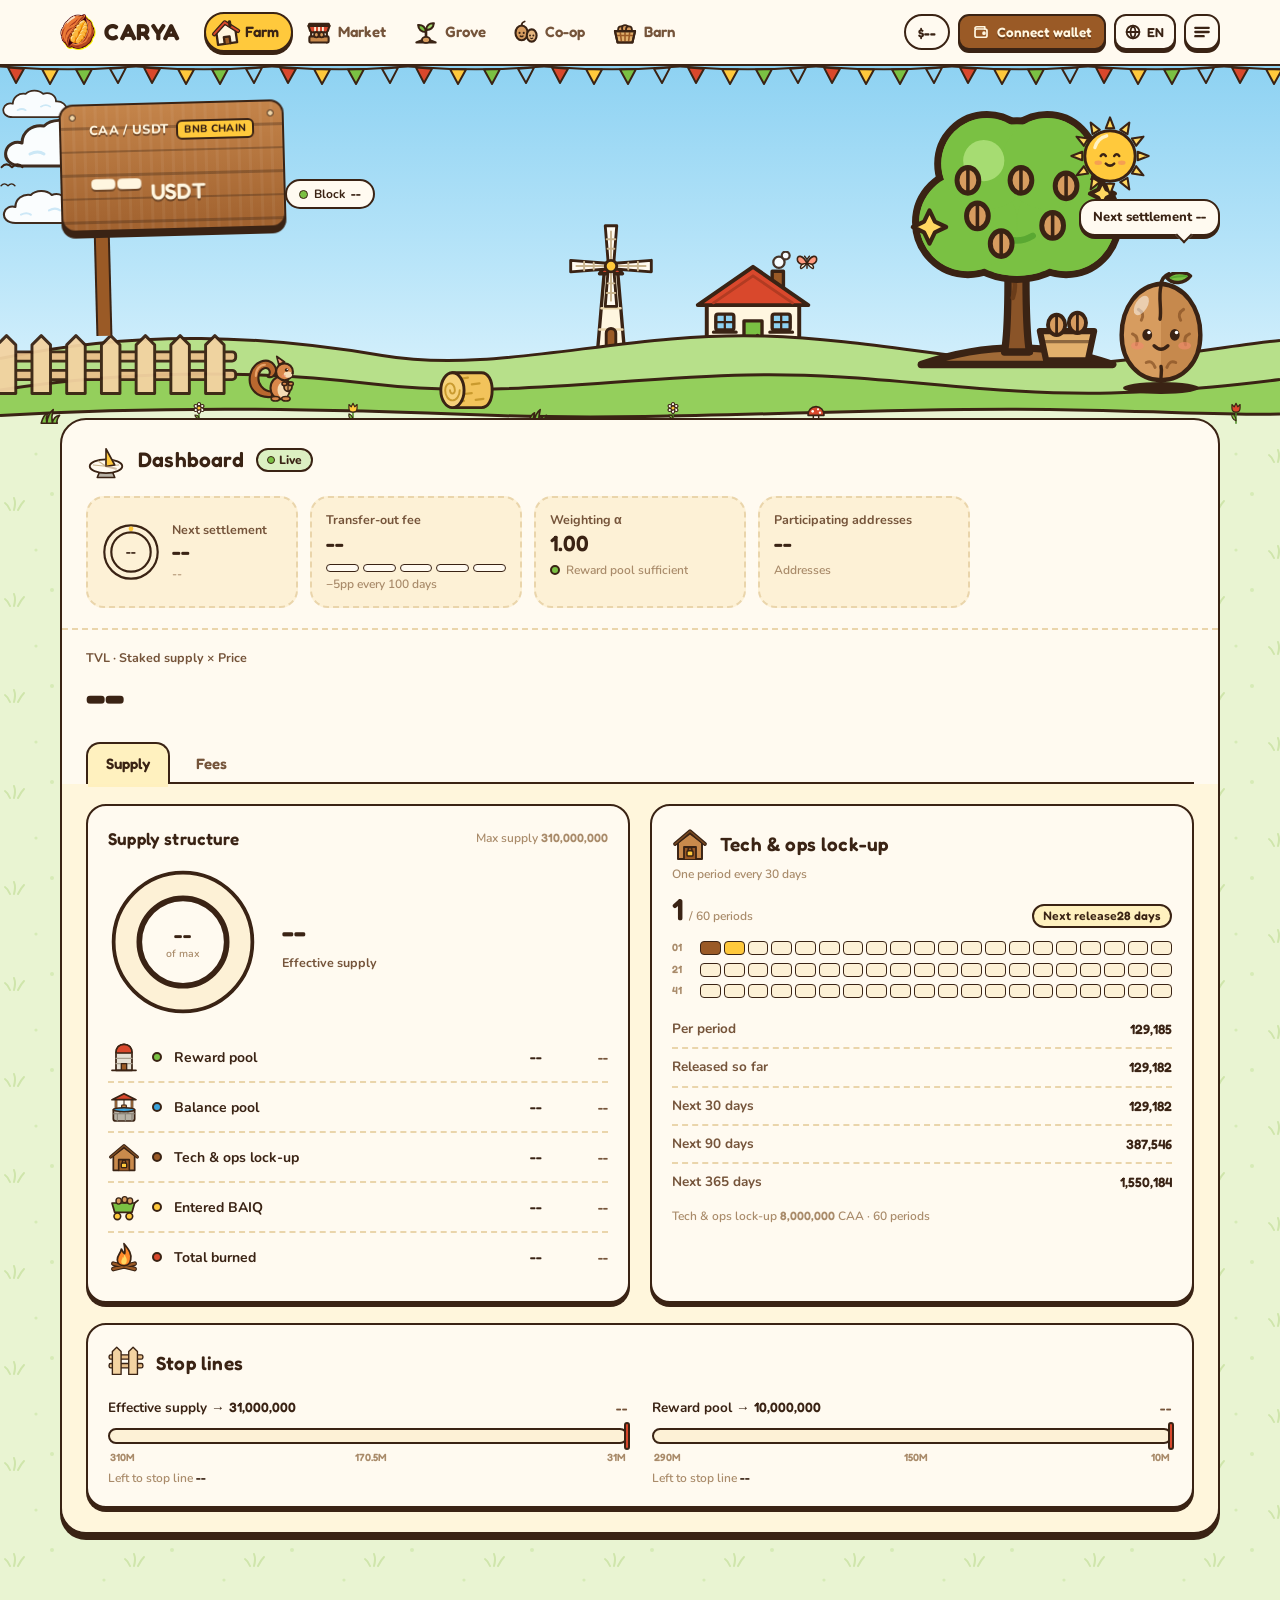
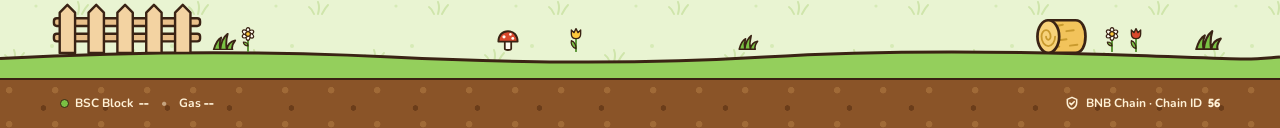
<file: index.html>
<!DOCTYPE html>
<html lang="en">
<head>
  <script type="module" crossorigin src="/assets/polyfills-MY-2Jzit.js"></script>

<meta charset="utf-8" />
<meta content="width=device-width, initial-scale=1.0, viewport-fit=cover" name="viewport" />
<meta name="theme-color" content="#8ed2f2" />
<meta name="description" content="CARYA Network is an open value network initiated by CARYA Labs and planned for deployment on BNB Smart Chain." />
<title>CARYA · Walnut Farm</title>
    <link rel="icon" type="image/svg+xml" href="/favicon.ico" />
<link rel="apple-touch-icon" href="/logo.png" />

<link rel="preconnect" href="https://fonts.googleapis.com" />
<link rel="preconnect" href="https://fonts.gstatic.com" crossorigin />
<link href="https://fonts.googleapis.com/css2?family=Fredoka:wght@400;500;600;700&family=Nunito:wght@500;600;700;800;900&family=ZCOOL+KuaiLe&display=swap" rel="stylesheet" />
<script>
(function () {
  try {
    var l = localStorage.getItem('caa-lang');
    var html = { zh: 'zh-CN', zhTw: 'zh-TW', en: 'en', vi: 'vi', ja: 'ja', ko: 'ko' }[l];
    if (html) document.documentElement.setAttribute('lang', html);
    // 日韩字体按需加载，与 src/farm/lib/i18n.ts 的 FONT_HREF 保持一致
    var f = { ja: 'family=Mochiy+Pop+One&family=M+PLUS+Rounded+1c:wght@500;700;800', ko: 'family=Jua' }[l];
    if (f) document.write('<link id="font-' + l + '" rel="stylesheet" href="https://fonts.googleapis.com/css2?' + f + '&display=swap" />');
  } catch (e) {}
})();
</script>
  <script type="module" crossorigin src="/assets/index-1CaenbJ_.js"></script>
  <link rel="stylesheet" crossorigin href="/assets/index-BgAs32AZ.css">
  <script type="module">import.meta.url;import("_").catch(()=>1);(async function*(){})().next();if(location.protocol!="file:"){window.__vite_is_modern_browser=true}</script>
  <script type="module">!function(){if(window.__vite_is_modern_browser)return;console.warn("vite: loading legacy chunks, syntax error above and the same error below should be ignored");var e=document.getElementById("vite-legacy-polyfill"),n=document.createElement("script");n.src=e.src,n.onload=function(){System.import(document.getElementById('vite-legacy-entry').getAttribute('data-src'))},document.body.appendChild(n)}();</script>
</head>
<body>
<div id="root"></div>
<script>
// This check must itself be ES5 so unsupported engines can show a useful message.
(function () {
  if (typeof BigInt === 'function') return;
  var root = document.getElementById('root');
  var zh = /^zh/i.test(document.documentElement.lang || navigator.language || '');
  root.style.cssText = 'max-width:480px;margin:64px auto;padding:24px;font:16px/1.7 sans-serif;color:#3a2314;background:#fffaf0;border:2px solid #3a2314;border-radius:16px';
  root.setAttribute('role', 'alert');
  root.textContent = zh
    ? '当前浏览器内核版本过低，无法运行钱包功能。请更新钱包应用或使用新版浏览器打开。'
    : 'This browser is too old to run the wallet features. Please update your wallet app or open this page in a newer browser.';
})();
</script>
<!-- <script src="https://cdn.jsdelivr.net/npm/eruda@3.4.1/eruda.min.js"></script>
    <script>
      eruda.init();
    </script> -->
  <script nomodule>!function(){var e=document,t=e.createElement("script");if(!("noModule"in t)&&"onbeforeload"in t){var n=!1;e.addEventListener("beforeload",(function(e){if(e.target===t)n=!0;else if(!e.target.hasAttribute("nomodule")||!n)return;e.preventDefault()}),!0),t.type="module",t.src=".",e.head.appendChild(t),t.remove()}}();</script>
  <script nomodule crossorigin id="vite-legacy-polyfill" src="/assets/polyfills-legacy-hdxrDzjp.js"></script>
  <script nomodule crossorigin id="vite-legacy-entry" data-src="/assets/index-legacy-DgmDVku4.js">System.import(document.getElementById('vite-legacy-entry').getAttribute('data-src'))</script>
</body>
</html>
</file>
<file: assets/index-BgAs32AZ.css>
*,:before,:after{--tw-border-spacing-x: 0;--tw-border-spacing-y: 0;--tw-translate-x: 0;--tw-translate-y: 0;--tw-rotate: 0;--tw-skew-x: 0;--tw-skew-y: 0;--tw-scale-x: 1;--tw-scale-y: 1;--tw-pan-x: ;--tw-pan-y: ;--tw-pinch-zoom: ;--tw-scroll-snap-strictness: proximity;--tw-gradient-from-position: ;--tw-gradient-via-position: ;--tw-gradient-to-position: ;--tw-ordinal: ;--tw-slashed-zero: ;--tw-numeric-figure: ;--tw-numeric-spacing: ;--tw-numeric-fraction: ;--tw-ring-inset: ;--tw-ring-offset-width: 0px;--tw-ring-offset-color: #fff;--tw-ring-color: rgb(59 130 246 / .5);--tw-ring-offset-shadow: 0 0 #0000;--tw-ring-shadow: 0 0 #0000;--tw-shadow: 0 0 #0000;--tw-shadow-colored: 0 0 #0000;--tw-blur: ;--tw-brightness: ;--tw-contrast: ;--tw-grayscale: ;--tw-hue-rotate: ;--tw-invert: ;--tw-saturate: ;--tw-sepia: ;--tw-drop-shadow: ;--tw-backdrop-blur: ;--tw-backdrop-brightness: ;--tw-backdrop-contrast: ;--tw-backdrop-grayscale: ;--tw-backdrop-hue-rotate: ;--tw-backdrop-invert: ;--tw-backdrop-opacity: ;--tw-backdrop-saturate: ;--tw-backdrop-sepia: ;--tw-contain-size: ;--tw-contain-layout: ;--tw-contain-paint: ;--tw-contain-style: }::backdrop{--tw-border-spacing-x: 0;--tw-border-spacing-y: 0;--tw-translate-x: 0;--tw-translate-y: 0;--tw-rotate: 0;--tw-skew-x: 0;--tw-skew-y: 0;--tw-scale-x: 1;--tw-scale-y: 1;--tw-pan-x: ;--tw-pan-y: ;--tw-pinch-zoom: ;--tw-scroll-snap-strictness: proximity;--tw-gradient-from-position: ;--tw-gradient-via-position: ;--tw-gradient-to-position: ;--tw-ordinal: ;--tw-slashed-zero: ;--tw-numeric-figure: ;--tw-numeric-spacing: ;--tw-numeric-fraction: ;--tw-ring-inset: ;--tw-ring-offset-width: 0px;--tw-ring-offset-color: #fff;--tw-ring-color: rgb(59 130 246 / .5);--tw-ring-offset-shadow: 0 0 #0000;--tw-ring-shadow: 0 0 #0000;--tw-shadow: 0 0 #0000;--tw-shadow-colored: 0 0 #0000;--tw-blur: ;--tw-brightness: ;--tw-contrast: ;--tw-grayscale: ;--tw-hue-rotate: ;--tw-invert: ;--tw-saturate: ;--tw-sepia: ;--tw-drop-shadow: ;--tw-backdrop-blur: ;--tw-backdrop-brightness: ;--tw-backdrop-contrast: ;--tw-backdrop-grayscale: ;--tw-backdrop-hue-rotate: ;--tw-backdrop-invert: ;--tw-backdrop-opacity: ;--tw-backdrop-saturate: ;--tw-backdrop-sepia: ;--tw-contain-size: ;--tw-contain-layout: ;--tw-contain-paint: ;--tw-contain-style: }*,:before,:after{box-sizing:border-box;border-width:0;border-style:solid;border-color:#e5e7eb}:before,:after{--tw-content: ""}html,:host{line-height:1.5;-webkit-text-size-adjust:100%;-moz-tab-size:4;-o-tab-size:4;tab-size:4;font-family:var(--font-body);font-feature-settings:normal;font-variation-settings:normal;-webkit-tap-highlight-color:transparent}body{margin:0;line-height:inherit}hr{height:0;color:inherit;border-top-width:1px}abbr:where([title]){-webkit-text-decoration:underline dotted;text-decoration:underline dotted}h1,h2,h3,h4,h5,h6{font-size:inherit;font-weight:inherit}a{color:inherit;text-decoration:inherit}b,strong{font-weight:bolder}code,kbd,samp,pre{font-family:ui-monospace,SFMono-Regular,Menlo,Monaco,Consolas,Liberation Mono,Courier New,monospace;font-feature-settings:normal;font-variation-settings:normal;font-size:1em}small{font-size:80%}sub,sup{font-size:75%;line-height:0;position:relative;vertical-align:baseline}sub{bottom:-.25em}sup{top:-.5em}table{text-indent:0;border-color:inherit;border-collapse:collapse}button,input,optgroup,select,textarea{font-family:inherit;font-feature-settings:inherit;font-variation-settings:inherit;font-size:100%;font-weight:inherit;line-height:inherit;letter-spacing:inherit;color:inherit;margin:0;padding:0}button,select{text-transform:none}button,input:where([type=button]),input:where([type=reset]),input:where([type=submit]){-webkit-appearance:button;background-color:transparent;background-image:none}:-moz-focusring{outline:auto}:-moz-ui-invalid{box-shadow:none}progress{vertical-align:baseline}::-webkit-inner-spin-button,::-webkit-outer-spin-button{height:auto}[type=search]{-webkit-appearance:textfield;outline-offset:-2px}::-webkit-search-decoration{-webkit-appearance:none}::-webkit-file-upload-button{-webkit-appearance:button;font:inherit}summary{display:list-item}blockquote,dl,dd,h1,h2,h3,h4,h5,h6,hr,figure,p,pre{margin:0}fieldset{margin:0;padding:0}legend{padding:0}ol,ul,menu{list-style:none;margin:0;padding:0}dialog{padding:0}textarea{resize:vertical}input::-moz-placeholder,textarea::-moz-placeholder{opacity:1;color:#9ca3af}input::placeholder,textarea::placeholder{opacity:1;color:#9ca3af}button,[role=button]{cursor:pointer}:disabled{cursor:default}img,svg,video,canvas,audio,iframe,embed,object{display:block;vertical-align:middle}img,video{max-width:100%;height:auto}[hidden]:where(:not([hidden=until-found])){display:none}*,:before,:after{border-color:currentColor}button,input,select,textarea{font:inherit;letter-spacing:inherit;color:inherit}input::-moz-placeholder,textarea::-moz-placeholder{color:#a3a3a3}input::placeholder,textarea::placeholder{color:#a3a3a3}html{background:var(--color-meadow);overflow-x:hidden;overflow-x:clip;-webkit-tap-highlight-color:transparent}body{margin:0;min-height:100vh;min-height:100svh;overflow-x:hidden;overflow-x:clip;font-family:var(--font-body);color:var(--color-ink);background-color:var(--color-meadow);background-image:url("data:image/svg+xml,%3Csvg xmlns='http://www.w3.org/2000/svg' width='120' height='96' viewBox='0 0 120 96'%3E%3Cg fill='none' stroke='%23cfe5ab' stroke-width='2' stroke-linecap='round'%3E%3Cpath d='M14 30q2-7 0-12M18 30q3-6 6-9M10 30q-2-5-5-7'/%3E%3Cpath d='M78 78q2-7 0-12M82 78q3-6 6-9M74 78q-2-5-5-7'/%3E%3C/g%3E%3Cg fill='%23d6ebb6'%3E%3Ccircle cx='52' cy='14' r='2'/%3E%3Ccircle cx='104' cy='44' r='1.6'/%3E%3Ccircle cx='36' cy='70' r='1.6'/%3E%3C/g%3E%3C/svg%3E");-webkit-font-smoothing:antialiased}button{cursor:pointer}::-moz-selection{background:var(--color-sun);color:var(--color-ink)}::selection{background:var(--color-sun);color:var(--color-ink)}:focus-visible{outline:3px solid var(--color-water);outline-offset:2px}.\!container{width:100%!important}.container{width:100%}@media(min-width:400px){.\!container{max-width:400px!important}.container{max-width:400px}}@media(min-width:640px){.\!container{max-width:640px!important}.container{max-width:640px}}@media(min-width:768px){.\!container{max-width:768px!important}.container{max-width:768px}}@media(min-width:1024px){.\!container{max-width:1024px!important}.container{max-width:1024px}}@media(min-width:1280px){.\!container{max-width:1280px!important}.container{max-width:1280px}}@media(min-width:1536px){.\!container{max-width:1536px!important}.container{max-width:1536px}}.card{position:relative;background:var(--color-paper);border:2.5px solid var(--color-ink);border-radius:26px;box-shadow:0 6px 0 var(--color-ink)}.inset{background:var(--color-paper-2);border:2px dashed var(--color-line);border-radius:18px}.well{background:var(--color-paper-2);border:2.5px solid var(--color-ink);border-radius:16px;box-shadow:inset 0 3px rgba(58,35,20,.08)}.rule{border-top:2px dashed var(--color-line)}.h-display{font-family:var(--font-display);font-weight:600;letter-spacing:.01em}.num{font-family:var(--font-num);font-variant-numeric:tabular-nums;font-weight:600}.label{font-size:12.5px;line-height:1.3;font-weight:700;color:var(--color-ink-2)}.sub{font-size:12px;line-height:1.35;font-weight:600;color:var(--color-ink-3)}.up{color:var(--color-grass-d)}.down{color:var(--color-tomato)}.btn{display:inline-flex;align-items:center;justify-content:center;gap:0;height:44px;padding:0 18px;font-family:var(--font-display);font-weight:600;font-size:15px;white-space:nowrap;color:var(--color-ink);background:var(--color-paper);border:2.5px solid var(--color-ink);border-radius:14px;box-shadow:0 4px 0 var(--color-ink);transition:transform .08s ease,box-shadow .08s ease,filter .15s ease;-webkit-user-select:none;-moz-user-select:none;user-select:none}.btn:hover:not(:disabled){transform:translateY(-1px);box-shadow:0 5px 0 var(--color-ink);filter:brightness(1.04)}.btn:active:not(:disabled){transform:translateY(3px);box-shadow:0 1px 0 var(--color-ink)}.btn:disabled{cursor:not-allowed;opacity:.5}.btn-sm{height:34px;padding:0 12px;font-size:13.5px;border-radius:11px;box-shadow:0 3px 0 var(--color-ink)}.btn-sm:hover:not(:disabled){box-shadow:0 4px 0 var(--color-ink)}.btn-lg{height:52px;font-size:17px;border-radius:16px}.btn-walnut{background:var(--color-walnut);color:#fff6e0;text-shadow:0 1.5px 0 var(--color-walnut-d)}.btn-grass{background:var(--color-grass)}.btn-tomato{background:var(--color-tomato);color:#fff;text-shadow:0 1.5px 0 #8f2a17}.btn-sun{background:var(--color-sun)}.icon-btn{position:relative;display:inline-block;vertical-align:middle;padding:0;line-height:0;-webkit-appearance:none;-moz-appearance:none;appearance:none;width:40px;height:40px;flex:none;color:var(--color-ink);background:var(--color-paper);border:2.5px solid var(--color-ink);border-radius:13px;box-shadow:0 3px 0 var(--color-ink);transition:transform .08s ease,box-shadow .08s ease}.icon-btn>svg{position:absolute;top:0;right:0;bottom:0;left:0;display:block;margin:auto}.icon-btn:active{transform:translateY(2px);box-shadow:0 1px 0 var(--color-ink)}.seg{display:flex;gap:0;padding:3px;background:var(--color-paper-3);border:2.5px solid var(--color-ink);border-radius:999px}.seg>button{-webkit-appearance:none;-moz-appearance:none;appearance:none;flex:1;min-width:0;height:34px;padding:0 14px;font-family:var(--font-display);font-weight:600;font-size:14px;white-space:nowrap;color:var(--color-ink-2);background:transparent;border:2px solid transparent;border-radius:999px;box-shadow:none;-webkit-tap-highlight-color:transparent;transition:background .15s ease}.seg>button[data-on=true]{color:var(--color-ink);background:var(--seg-on, var(--color-sun));border-color:var(--color-ink);box-shadow:0 2px 0 var(--color-ink)}.seg-sm>button{height:28px;padding:0 10px;font-size:12.5px}.tabs{display:flex;gap:0;border-bottom:2.5px solid var(--color-ink)}.tabs>button{-webkit-appearance:none;-moz-appearance:none;appearance:none;position:relative;height:42px;padding:0 18px;font-family:var(--font-display);font-weight:600;font-size:15px;color:var(--color-ink-2);background:transparent;border:2.5px solid transparent;border-bottom:0;border-radius:14px 14px 0 0;box-shadow:none;margin-bottom:-2.5px;-webkit-tap-highlight-color:transparent}.tabs>button[data-on=true]{color:var(--color-ink);background:var(--color-sun-l);border-color:var(--color-ink)}.tabs>button[data-on=true]:after{content:"";position:absolute;left:0;right:0;bottom:-2.5px;height:2.5px;background:var(--color-sun-l)}.bar{position:relative;height:16px;background:var(--color-paper-2);border:2.5px solid var(--color-ink);border-radius:999px;overflow:hidden}.bar>span{display:block;height:100%;--c: var(--color-grass);background:repeating-linear-gradient(-45deg,var(--c) 0 7px,rgb(255 255 255 / .22) 7px 14px),var(--c);background:repeating-linear-gradient(-45deg,var(--c) 0 7px,color-mix(in srgb,var(--c) 78%,#fff) 7px 14px);border-right:2.5px solid var(--color-ink);border-radius:999px;transition:width .9s cubic-bezier(.2,.8,.2,1)}.bar-sm{height:12px;border-width:2px}.bar-sm>span{border-right-width:2px}.chip{display:inline-flex;align-items:center;gap:0;height:24px;padding:0 9px;font-size:12px;font-weight:800;white-space:nowrap;background:var(--color-paper);border:2px solid var(--color-ink);border-radius:999px}.dot{display:inline-block;width:10px;height:10px;flex:none;border:2px solid var(--color-ink);border-radius:999px}.field{display:flex;align-items:center;gap:0;padding:10px 14px;background:#fff;border:2.5px solid var(--color-ink);border-radius:16px;box-shadow:inset 0 3px rgba(58,35,20,.07)}.field:focus-within{box-shadow:inset 0 3px rgba(58,35,20,.07),0 0 0 3px var(--color-sun)}.field input{flex:1;min-width:0;background:transparent;border:0;outline:0;font-family:var(--font-num);font-weight:600;font-size:22px;color:var(--color-ink)}.field input::-moz-placeholder{color:var(--color-ink-3);opacity:.6}.field input::placeholder{color:var(--color-ink-3);opacity:.6}.search{display:flex;align-items:center;gap:0;height:40px;padding:0 12px;background:#fff;border:2.5px solid var(--color-ink);border-radius:13px}.search input{flex:1;min-width:0;background:transparent;border:0;outline:0;font-size:14px;font-weight:600;color:var(--color-ink)}.search input::-moz-placeholder{color:var(--color-ink-3)}.search input::placeholder{color:var(--color-ink-3)}.wood{color:#fff6e0;background-color:#b0703a;background-image:repeating-linear-gradient(180deg,transparent 0 21px,rgb(58 35 20 / .32) 21px 23.5px),repeating-linear-gradient(90deg,rgb(255 255 255 / .05) 0 3px,transparent 3px 11px),linear-gradient(180deg,#c4844a,#a1622f);border:2.5px solid var(--color-ink);border-radius:14px;text-shadow:0 2px 0 rgb(58 35 20 / .55)}.nail{position:absolute;width:7px;height:7px;border-radius:99px;background:#f2d6a8;border:1.5px solid var(--color-ink)}.nav-pill{display:inline-flex;align-items:center;gap:0;height:40px;padding:0 12px 0 6px;font-family:var(--font-display);font-weight:600;font-size:15px;white-space:nowrap;flex:none;color:var(--color-ink-2);border:2.5px solid transparent;border-radius:999px;transition:background .15s ease,transform .15s ease}.nav-pill:hover{background:var(--color-paper-2)}.nav-pill[aria-current=page]{color:var(--color-ink);background:var(--color-sun);border-color:var(--color-ink);box-shadow:0 3px 0 var(--color-ink)}.nav-pill svg{transition:transform .25s cubic-bezier(.34,1.56,.64,1)}.nav-pill:hover svg,.nav-pill[aria-current=page] svg{transform:rotate(-8deg) scale(1.1)}.bunting{position:absolute;left:0;right:0;top:100%;height:22px;pointer-events:none;background-image:url("data:image/svg+xml,%3Csvg xmlns='http://www.w3.org/2000/svg' width='136' height='22' viewBox='0 0 136 22'%3E%3Cpath d='M0 2.5Q68 8 136 2.5' fill='none' stroke='%233a2314' stroke-width='2'/%3E%3Cg stroke='%233a2314' stroke-width='2' stroke-linejoin='round'%3E%3Cpath d='M8 3.6L24 4.7L16 19Z' fill='%23d9482c'/%3E%3Cpath d='M42 5L58 5.4L50 20Z' fill='%23ffc93c'/%3E%3Cpath d='M76 5.4L92 5L84 20Z' fill='%237ac143'/%3E%3Cpath d='M110 4.7L126 3.6L118 19Z' fill='%238ed2f2'/%3E%3C/g%3E%3C/svg%3E");background-repeat:repeat-x;background-size:136px 22px}.tabbar{position:fixed;left:10px;right:10px;bottom:calc(10px + env(safe-area-inset-bottom));z-index:45;display:grid;grid-template-columns:repeat(5,1fr);height:64px;padding:0 4px;border-radius:22px;box-shadow:0 5px 0 var(--color-ink)}.tab-item{position:relative;display:flex;flex-direction:column;align-items:center;justify-content:flex-end;gap:0;padding-bottom:8px;font-family:var(--font-display);font-weight:600;font-size:11.5px;white-space:nowrap;color:#fff6e0}.tab-item .tab-ic{display:grid;place-items:center;width:36px;height:36px;border-radius:999px;transition:transform .25s cubic-bezier(.34,1.56,.64,1),background .2s ease}.tab-item[aria-current=page] .tab-ic{background:var(--color-sun);border:2.5px solid var(--color-ink);box-shadow:0 3px 0 var(--color-ink);transform:translateY(-14px) scale(1.12)}.tab-item[aria-current=page] span:last-child{color:var(--color-sun)}.scrim{position:fixed;top:0;right:0;bottom:0;left:0;z-index:60;background:rgba(58,35,20,.45);backdrop-filter:blur(2px);animation:fade-in .18s ease both}.sheet{animation:pop-in .32s cubic-bezier(.34,1.56,.64,1) both}.modal-panel-height{max-height:92vh;max-height:92svh}.modal-footer{padding-bottom:20px;padding-bottom:calc(20px + env(safe-area-inset-bottom,0px))}@media(min-width:640px){.modal-footer{padding-bottom:20px}}@media(max-width:639px){.sheet{animation:sheet-up .3s cubic-bezier(.2,.9,.3,1.1) both}}.drawer{animation:drawer-in .32s cubic-bezier(.2,.9,.3,1.05) both}.awning{height:30px;margin:-2.5px -2.5px 0;background-image:url("data:image/svg+xml,%3Csvg xmlns='http://www.w3.org/2000/svg' width='56' height='30' viewBox='0 0 56 30'%3E%3Cg stroke='%233a2314' stroke-width='2.5' stroke-linejoin='round'%3E%3Cpath d='M0 -2H28V19Q14 31 0 19Z' fill='%23d9482c'/%3E%3Cpath d='M28 -2H56V19Q42 31 28 19Z' fill='%23fff6e0'/%3E%3C/g%3E%3C/svg%3E");background-repeat:repeat-x;background-size:56px 30px;border-radius:24px 24px 0 0}.row-hover{transition:background .15s ease}.row-hover:hover{background:var(--color-paper-2)}.scroll-thin{scrollbar-width:thin;scrollbar-color:var(--color-line) transparent}.rise{animation:rise .55s cubic-bezier(.2,.9,.3,1.15) both;animation-delay:calc(var(--i, 0) * 70ms)}.poke{display:block;padding:0;border:0;background:none;pointer-events:auto;cursor:pointer;-webkit-tap-highlight-color:transparent}.lang-trigger{display:flex;align-items:center;gap:0;height:54px;padding:0 14px 0 9px;color:var(--color-ink);background:var(--color-paper-2);border:2.5px solid var(--color-ink);border-radius:16px;box-shadow:0 3px 0 var(--color-ink);transition:transform .08s ease,box-shadow .08s ease,background-color .15s ease}.lang-opt{display:flex;align-items:center;gap:0;padding:7px 9px 7px 7px;border:2px solid transparent;border-radius:13px;cursor:pointer;animation:lang-opt .32s cubic-bezier(.2,.9,.3,1.2) both;animation-delay:calc(var(--i, 0) * 35ms + 50ms)}.tween{display:inline-grid}.wrap-row{margin:calc(0px - var(--wrap-half-y, 0px)) calc(0px - var(--wrap-half-x, 0px))}.wrap-row>*{margin:var(--wrap-half-y, 0px) var(--wrap-half-x, 0px)}.wrap-row>.ml-auto{margin-left:auto}.btn>*+*{margin-left:var(--btn-gap, .4rem)}.btn>svg{display:inline-block;vertical-align:middle}.seg>button+button{margin-left:3px}.tabs>button+button{margin-left:6px}.chip>*+*{margin-left:4px}.chip>.dot,.chip>.live-dot{margin-right:4px}.chip>.dot+*,.chip>.live-dot+*{margin-left:0}.field>*+*{margin-left:10px}.search>*+*{margin-left:8px}.nav-pill>svg{margin-right:5px}.tab-item .tab-ic{margin-bottom:2px}.lang-trigger>*+*{margin-left:var(--lang-gap, 10px)}.lang-opt>*+*{margin-left:10px}.sr-only{position:absolute;width:1px;height:1px;padding:0;margin:-1px;overflow:hidden;clip:rect(0,0,0,0);white-space:nowrap;border-width:0}.pointer-events-none{pointer-events:none}.visible{visibility:visible}.static{position:static}.fixed{position:fixed}.absolute{position:absolute}.relative{position:relative}.sticky{position:sticky}.inset-0{top:0;right:0;bottom:0;left:0}.inset-\[12\%\]{top:12%;right:12%;bottom:12%;left:12%}.inset-\[15\%\]{top:15%;right:15%;bottom:15%;left:15%}.inset-x-0{left:0;right:0}.inset-y-0{top:0;bottom:0}.-bottom-1{bottom:-.25rem}.-bottom-\[7\.5px\]{bottom:-7.5px}.-right-1{right:-.25rem}.-right-6{right:-1.5rem}.-right-\[7\.5px\]{right:-7.5px}.-top-12{top:-3rem}.-top-2\.5{top:-.625rem}.-top-3{top:-.75rem}.-top-4{top:-1rem}.-top-8{top:-2rem}.-top-\[22px\]{top:-22px}.-top-\[24px\]{top:-24px}.bottom-0{bottom:0}.bottom-1{bottom:.25rem}.bottom-1\.5{bottom:.375rem}.bottom-\[-2px\]{bottom:-2px}.bottom-\[-4\%\]{bottom:-4%}.bottom-\[-4px\]{bottom:-4px}.bottom-\[-6px\]{bottom:-6px}.bottom-\[14px\]{bottom:14px}.bottom-\[16px\]{bottom:16px}.bottom-\[22px\]{bottom:22px}.bottom-\[2px\]{bottom:2px}.bottom-\[38\%\]{bottom:38%}.bottom-\[60px\]{bottom:60px}.bottom-\[72px\]{bottom:72px}.bottom-\[74px\]{bottom:74px}.bottom-\[calc\(100\%\+10px\)\]{bottom:calc(100% + 10px)}.bottom-full{bottom:100%}.left-0{left:0}.left-1\.5{left:.375rem}.left-1\/2{left:50%}.left-10{left:2.5rem}.left-2{left:.5rem}.left-3{left:.75rem}.left-6{left:1.5rem}.left-8{left:2rem}.left-\[-12px\]{left:-12px}.left-\[1\.5px\]{left:1.5px}.left-\[170px\]{left:170px}.left-\[18\%\]{left:18%}.left-\[192px\]{left:192px}.left-\[200px\]{left:200px}.left-\[34\%\]{left:34%}.left-\[38\%\]{left:38%}.left-\[44\%\]{left:44%}.left-\[52\%\]{left:52%}.left-\[54\%\]{left:54%}.left-\[58\%\]{left:58%}.right-0{right:0}.right-1{right:.25rem}.right-1\.5{right:.375rem}.right-10{right:2.5rem}.right-2{right:.5rem}.right-3{right:.75rem}.right-4{right:1rem}.right-6{right:1.5rem}.right-7{right:1.75rem}.right-8{right:2rem}.right-\[-2px\]{right:-2px}.right-\[120px\]{right:120px}.right-\[150px\]{right:150px}.right-\[26\%\]{right:26%}.right-\[36\%\]{right:36%}.right-\[96px\]{right:96px}.right-\[calc\(100\%\+14px\)\]{right:calc(100% + 14px)}.right-full{right:100%}.top-0{top:0}.top-1\.5{top:.375rem}.top-1\/2{top:50%}.top-2{top:.5rem}.top-5{top:1.25rem}.top-\[1\.5px\]{top:1.5px}.top-\[13px\]{top:13px}.top-\[14\%\]{top:14%}.top-\[145px\]{top:145px}.top-\[18\%\]{top:18%}.top-\[34\%\]{top:34%}.top-\[52\%\]{top:52%}.top-\[84px\]{top:84px}.top-\[calc\(100\%\+10px\)\]{top:calc(100% + 10px)}.top-\[calc\(100\%-2px\)\]{top:calc(100% - 2px)}.top-\[calc\(100\%-6px\)\]{top:calc(100% - 6px)}.top-\[calc\(100\%-8px\)\]{top:calc(100% - 8px)}.isolate{isolation:isolate}.-z-10{z-index:-10}.z-10{z-index:10}.z-20{z-index:20}.z-30{z-index:30}.z-40{z-index:40}.z-50{z-index:50}.z-\[25\]{z-index:25}.z-\[80\]{z-index:80}.z-\[90\]{z-index:90}.z-\[9999\]{z-index:9999}.order-1{order:1}.order-2{order:2}.order-3{order:3}.col-span-2{grid-column:span 2 / span 2}.-mx-5{margin-left:-1.25rem;margin-right:-1.25rem}.-my-2{margin-top:-.5rem;margin-bottom:-.5rem}.mx-auto{margin-left:auto;margin-right:auto}.-ml-\[7px\]{margin-left:-7px}.-ml-px{margin-left:-1px}.-mr-2{margin-right:-.5rem}.-mt-2{margin-top:-.5rem}.-mt-5{margin-top:-1.25rem}.-mt-\[7px\]{margin-top:-7px}.mb-1{margin-bottom:.25rem}.mb-1\.5{margin-bottom:.375rem}.mb-2{margin-bottom:.5rem}.mb-3{margin-bottom:.75rem}.mb-4{margin-bottom:1rem}.mb-\[44px\]{margin-bottom:44px}.ml-0\.5{margin-left:.125rem}.ml-1{margin-left:.25rem}.ml-10{margin-left:2.5rem}.ml-6{margin-left:1.5rem}.ml-auto{margin-left:auto}.mr-1\.5{margin-right:.375rem}.mr-2{margin-right:.5rem}.mr-3{margin-right:.75rem}.mt-0\.5{margin-top:.125rem}.mt-1{margin-top:.25rem}.mt-1\.5{margin-top:.375rem}.mt-14{margin-top:3.5rem}.mt-2{margin-top:.5rem}.mt-2\.5{margin-top:.625rem}.mt-3{margin-top:.75rem}.mt-4{margin-top:1rem}.mt-5{margin-top:1.25rem}.mt-6{margin-top:1.5rem}.mt-7{margin-top:1.75rem}.mt-8{margin-top:2rem}.mt-\[56px\]{margin-top:56px}.mt-auto{margin-top:auto}.\!block{display:block!important}.block{display:block}.inline-block{display:inline-block}.inline{display:inline}.flex{display:flex}.inline-flex{display:inline-flex}.table{display:table}.grid{display:grid}.contents{display:contents}.\!hidden{display:none!important}.hidden{display:none}.\!h-10{height:2.5rem!important}.\!h-11{height:2.75rem!important}.\!h-2{height:.5rem!important}.\!h-2\.5{height:.625rem!important}.\!h-5{height:1.25rem!important}.\!h-6{height:1.5rem!important}.\!h-7{height:1.75rem!important}.\!h-8{height:2rem!important}.\!h-9{height:2.25rem!important}.h-0{height:0px}.h-1\.5{height:.375rem}.h-10{height:2.5rem}.h-11{height:2.75rem}.h-12{height:3rem}.h-14{height:3.5rem}.h-16{height:4rem}.h-2{height:.5rem}.h-2\.5{height:.625rem}.h-24{height:6rem}.h-3{height:.75rem}.h-3\.5{height:.875rem}.h-4{height:1rem}.h-4\.5{height:1.125rem}.h-40{height:10rem}.h-5{height:1.25rem}.h-6{height:1.5rem}.h-7{height:1.75rem}.h-8{height:2rem}.h-9{height:2.25rem}.h-\[10\%\]{height:10%}.h-\[118px\]{height:118px}.h-\[120px\]{height:120px}.h-\[132px\]{height:132px}.h-\[148px\]{height:148px}.h-\[150px\]{height:150px}.h-\[18px\]{height:18px}.h-\[19px\]{height:19px}.h-\[330px\]{height:330px}.h-\[52\%\]{height:52%}.h-\[58px\]{height:58px}.h-\[64px\]{height:64px}.h-\[6px\]{height:6px}.h-\[70\%\]{height:70%}.h-\[76\%\]{height:76%}.h-\[96px\]{height:96px}.h-auto{height:auto}.h-full{height:100%}.max-h-64{max-height:16rem}.max-h-\[min\(360px\,45svh\)\]{max-height:min(360px,45vh);max-height:min(360px,45svh)}.max-h-\[min\(55svh\,560px\)\]{max-height:min(55vh,560px);max-height:min(55svh,560px)}.min-h-0{min-height:0px}.min-h-\[min\(60vh\,560px\)\]{min-height:min(60vh,560px)}.min-h-svh{min-height:100vh;min-height:100svh}.\!w-2{width:.5rem!important}.\!w-2\.5{width:.625rem!important}.\!w-8{width:2rem!important}.\!w-9{width:2.25rem!important}.w-0{width:0px}.w-1\.5{width:.375rem}.w-10{width:2.5rem}.w-11{width:2.75rem}.w-12{width:3rem}.w-14{width:3.5rem}.w-16{width:4rem}.w-2{width:.5rem}.w-2\.5{width:.625rem}.w-20{width:5rem}.w-28{width:7rem}.w-3{width:.75rem}.w-3\.5{width:.875rem}.w-4{width:1rem}.w-4\.5{width:1.125rem}.w-5{width:1.25rem}.w-56{width:14rem}.w-6{width:1.5rem}.w-7{width:1.75rem}.w-8{width:2rem}.w-9{width:2.25rem}.w-\[104px\]{width:104px}.w-\[120px\]{width:120px}.w-\[124px\]{width:124px}.w-\[128px\]{width:128px}.w-\[132px\]{width:132px}.w-\[150px\]{width:150px}.w-\[18px\]{width:18px}.w-\[19px\]{width:19px}.w-\[200px\]{width:200px}.w-\[208px\]{width:208px}.w-\[210px\]{width:210px}.w-\[26\%\]{width:26%}.w-\[2px\]{width:2px}.w-\[34\%\]{width:34%}.w-\[46\%\]{width:46%}.w-\[46px\]{width:46px}.w-\[50px\]{width:50px}.w-\[52\%\]{width:52%}.w-\[52px\]{width:52px}.w-\[54px\]{width:54px}.w-\[58px\]{width:58px}.w-\[62px\]{width:62px}.w-\[64\%\]{width:64%}.w-\[64px\]{width:64px}.w-\[70\%\]{width:70%}.w-\[72px\]{width:72px}.w-\[76\%\]{width:76%}.w-\[80px\]{width:80px}.w-\[86px\]{width:86px}.w-\[88px\]{width:88px}.w-\[96px\]{width:96px}.w-\[min\(78vw\,560px\)\]{width:min(78vw,560px)}.w-full{width:100%}.w-max{width:-moz-max-content;width:max-content}.min-w-0{min-width:0px}.max-w-60{max-width:15rem}.max-w-7xl{max-width:80rem}.max-w-\[1200px\]{max-width:1200px}.max-w-\[160px\]{max-width:160px}.max-w-\[22rem\]{max-width:22rem}.max-w-\[360px\]{max-width:360px}.max-w-\[44px\]{max-width:44px}.max-w-\[58\%\]{max-width:58%}.max-w-\[64px\]{max-width:64px}.max-w-\[76px\]{max-width:76px}.max-w-\[92vw\]{max-width:92vw}.max-w-full{max-width:100%}.max-w-lg{max-width:32rem}.max-w-md{max-width:28rem}.flex-1{flex:1 1 0%}.flex-\[1\.4\]{flex:1.4}.flex-none{flex:none}.flex-shrink-0{flex-shrink:0}.origin-bottom{transform-origin:bottom}.origin-top-right{transform-origin:top right}.-translate-x-1\/2{--tw-translate-x: -50%;transform:translate(var(--tw-translate-x),var(--tw-translate-y)) rotate(var(--tw-rotate)) skew(var(--tw-skew-x)) skewY(var(--tw-skew-y)) scaleX(var(--tw-scale-x)) scaleY(var(--tw-scale-y))}.-translate-x-full{--tw-translate-x: -100%;transform:translate(var(--tw-translate-x),var(--tw-translate-y)) rotate(var(--tw-rotate)) skew(var(--tw-skew-x)) skewY(var(--tw-skew-y)) scaleX(var(--tw-scale-x)) scaleY(var(--tw-scale-y))}.-translate-y-1\/2{--tw-translate-y: -50%;transform:translate(var(--tw-translate-x),var(--tw-translate-y)) rotate(var(--tw-rotate)) skew(var(--tw-skew-x)) skewY(var(--tw-skew-y)) scaleX(var(--tw-scale-x)) scaleY(var(--tw-scale-y))}.translate-x-5{--tw-translate-x: 1.25rem;transform:translate(var(--tw-translate-x),var(--tw-translate-y)) rotate(var(--tw-rotate)) skew(var(--tw-skew-x)) skewY(var(--tw-skew-y)) scaleX(var(--tw-scale-x)) scaleY(var(--tw-scale-y))}.-rotate-90{--tw-rotate: -90deg;transform:translate(var(--tw-translate-x),var(--tw-translate-y)) rotate(var(--tw-rotate)) skew(var(--tw-skew-x)) skewY(var(--tw-skew-y)) scaleX(var(--tw-scale-x)) scaleY(var(--tw-scale-y))}.rotate-180{--tw-rotate: 180deg;transform:translate(var(--tw-translate-x),var(--tw-translate-y)) rotate(var(--tw-rotate)) skew(var(--tw-skew-x)) skewY(var(--tw-skew-y)) scaleX(var(--tw-scale-x)) scaleY(var(--tw-scale-y))}.rotate-45{--tw-rotate: 45deg;transform:translate(var(--tw-translate-x),var(--tw-translate-y)) rotate(var(--tw-rotate)) skew(var(--tw-skew-x)) skewY(var(--tw-skew-y)) scaleX(var(--tw-scale-x)) scaleY(var(--tw-scale-y))}.rotate-\[-1\.5deg\]{--tw-rotate: -1.5deg;transform:translate(var(--tw-translate-x),var(--tw-translate-y)) rotate(var(--tw-rotate)) skew(var(--tw-skew-x)) skewY(var(--tw-skew-y)) scaleX(var(--tw-scale-x)) scaleY(var(--tw-scale-y))}.rotate-\[-2\.5deg\]{--tw-rotate: -2.5deg;transform:translate(var(--tw-translate-x),var(--tw-translate-y)) rotate(var(--tw-rotate)) skew(var(--tw-skew-x)) skewY(var(--tw-skew-y)) scaleX(var(--tw-scale-x)) scaleY(var(--tw-scale-y))}.rotate-\[4deg\]{--tw-rotate: 4deg;transform:translate(var(--tw-translate-x),var(--tw-translate-y)) rotate(var(--tw-rotate)) skew(var(--tw-skew-x)) skewY(var(--tw-skew-y)) scaleX(var(--tw-scale-x)) scaleY(var(--tw-scale-y))}.scale-115{--tw-scale-x: 1.15;--tw-scale-y: 1.15;transform:translate(var(--tw-translate-x),var(--tw-translate-y)) rotate(var(--tw-rotate)) skew(var(--tw-skew-x)) skewY(var(--tw-skew-y)) scaleX(var(--tw-scale-x)) scaleY(var(--tw-scale-y))}.-scale-x-100{--tw-scale-x: -1;transform:translate(var(--tw-translate-x),var(--tw-translate-y)) rotate(var(--tw-rotate)) skew(var(--tw-skew-x)) skewY(var(--tw-skew-y)) scaleX(var(--tw-scale-x)) scaleY(var(--tw-scale-y))}.transform{transform:translate(var(--tw-translate-x),var(--tw-translate-y)) rotate(var(--tw-rotate)) skew(var(--tw-skew-x)) skewY(var(--tw-skew-y)) scaleX(var(--tw-scale-x)) scaleY(var(--tw-scale-y))}.animate-\[toast-in_220ms_ease-out\]{animation:toast-in .22s ease-out}@keyframes pulse{50%{opacity:.5}}.animate-pulse{animation:pulse 2s cubic-bezier(.4,0,.6,1) infinite}.animate-spin{animation:spin 1s linear infinite}.cursor-crosshair{cursor:crosshair}.cursor-default{cursor:default}.cursor-pointer{cursor:pointer}.touch-pan-y{--tw-pan-y: pan-y;touch-action:var(--tw-pan-x) var(--tw-pan-y) var(--tw-pinch-zoom)}.select-none{-webkit-user-select:none;-moz-user-select:none;user-select:none}.select-all{-webkit-user-select:all;-moz-user-select:all;user-select:all}.resize{resize:both}.scroll-mt-24{scroll-margin-top:6rem}.scroll-mt-\[88px\]{scroll-margin-top:88px}.grid-cols-1{grid-template-columns:repeat(1,minmax(0,1fr))}.grid-cols-2{grid-template-columns:repeat(2,minmax(0,1fr))}.grid-cols-3{grid-template-columns:repeat(3,minmax(0,1fr))}.grid-cols-4{grid-template-columns:repeat(4,minmax(0,1fr))}.grid-cols-\[1fr_auto\]{grid-template-columns:1fr auto}.grid-cols-\[28px_minmax\(0\,1fr\)_auto\]{grid-template-columns:28px minmax(0,1fr) auto}.grid-cols-\[28px_minmax\(0\,1fr\)_auto_16px\]{grid-template-columns:28px minmax(0,1fr) auto 16px}.grid-cols-\[4\.75rem_minmax\(0\,1fr\)_auto\]{grid-template-columns:4.75rem minmax(0,1fr) auto}.grid-cols-\[56px_1fr_72px\]{grid-template-columns:56px 1fr 72px}.grid-cols-\[minmax\(0\,0\.8fr\)_minmax\(0\,1fr\)_minmax\(0\,1fr\)_minmax\(0\,1\.3fr\)_minmax\(0\,1\.1fr\)\]{grid-template-columns:minmax(0,.8fr) minmax(0,1fr) minmax(0,1fr) minmax(0,1.3fr) minmax(0,1.1fr)}.grid-cols-\[minmax\(0\,1fr\)_auto\]{grid-template-columns:minmax(0,1fr) auto}.grid-cols-\[repeat\(20\,minmax\(0\,1fr\)\)\]{grid-template-columns:repeat(20,minmax(0,1fr))}.flex-col{flex-direction:column}.flex-wrap{flex-wrap:wrap}.place-items-center{place-items:center}.items-start{align-items:flex-start}.items-end{align-items:flex-end}.items-center{align-items:center}.items-baseline{align-items:baseline}.justify-end{justify-content:flex-end}.justify-center{justify-content:center}.justify-between{justify-content:space-between}.\!gap-1{gap:.25rem!important}.\!gap-1\.5{gap:.375rem!important}.gap-0\.5{gap:.125rem}.gap-1{gap:.25rem}.gap-1\.5{gap:.375rem}.gap-2{gap:.5rem}.gap-2\.5{gap:.625rem}.gap-3{gap:.75rem}.gap-4{gap:1rem}.gap-5{gap:1.25rem}.gap-6{gap:1.5rem}.gap-\[3px\]{gap:3px}.gap-x-1\.5{-moz-column-gap:.375rem;column-gap:.375rem}.gap-x-2{-moz-column-gap:.5rem;column-gap:.5rem}.gap-x-3{-moz-column-gap:.75rem;column-gap:.75rem}.gap-y-0\.5{row-gap:.125rem}.gap-y-1{row-gap:.25rem}.gap-y-2{row-gap:.5rem}.gap-y-3{row-gap:.75rem}.gap-y-4{row-gap:1rem}.space-x-1>:not([hidden])~:not([hidden]){--tw-space-x-reverse: 0;margin-right:calc(.25rem * var(--tw-space-x-reverse));margin-left:calc(.25rem * calc(1 - var(--tw-space-x-reverse)))}.space-x-1\.5>:not([hidden])~:not([hidden]){--tw-space-x-reverse: 0;margin-right:calc(.375rem * var(--tw-space-x-reverse));margin-left:calc(.375rem * calc(1 - var(--tw-space-x-reverse)))}.space-x-2>:not([hidden])~:not([hidden]){--tw-space-x-reverse: 0;margin-right:calc(.5rem * var(--tw-space-x-reverse));margin-left:calc(.5rem * calc(1 - var(--tw-space-x-reverse)))}.space-x-2\.5>:not([hidden])~:not([hidden]){--tw-space-x-reverse: 0;margin-right:calc(.625rem * var(--tw-space-x-reverse));margin-left:calc(.625rem * calc(1 - var(--tw-space-x-reverse)))}.space-x-3>:not([hidden])~:not([hidden]){--tw-space-x-reverse: 0;margin-right:calc(.75rem * var(--tw-space-x-reverse));margin-left:calc(.75rem * calc(1 - var(--tw-space-x-reverse)))}.space-y-0\.5>:not([hidden])~:not([hidden]){--tw-space-y-reverse: 0;margin-top:calc(.125rem * calc(1 - var(--tw-space-y-reverse)));margin-bottom:calc(.125rem * var(--tw-space-y-reverse))}.space-y-1>:not([hidden])~:not([hidden]){--tw-space-y-reverse: 0;margin-top:calc(.25rem * calc(1 - var(--tw-space-y-reverse)));margin-bottom:calc(.25rem * var(--tw-space-y-reverse))}.space-y-2>:not([hidden])~:not([hidden]){--tw-space-y-reverse: 0;margin-top:calc(.5rem * calc(1 - var(--tw-space-y-reverse)));margin-bottom:calc(.5rem * var(--tw-space-y-reverse))}.space-y-4>:not([hidden])~:not([hidden]){--tw-space-y-reverse: 0;margin-top:calc(1rem * calc(1 - var(--tw-space-y-reverse)));margin-bottom:calc(1rem * var(--tw-space-y-reverse))}.overflow-hidden{overflow:hidden}.overflow-visible{overflow:visible}.overflow-x-auto{overflow-x:auto}.overflow-y-auto{overflow-y:auto}.overscroll-contain{overscroll-behavior:contain}.truncate{overflow:hidden;text-overflow:ellipsis;white-space:nowrap}.whitespace-nowrap{white-space:nowrap}.break-words{overflow-wrap:break-word}.\!rounded-\[10px\]{border-radius:10px!important}.\!rounded-\[18px\]{border-radius:18px!important}.\!rounded-\[20px\]{border-radius:20px!important}.rounded{border-radius:.25rem}.rounded-2xl{border-radius:1rem}.rounded-\[13px\]{border-radius:13px}.rounded-\[14px\]{border-radius:14px}.rounded-\[16px\]{border-radius:16px}.rounded-\[18px\]{border-radius:18px}.rounded-\[20px\]{border-radius:20px}.rounded-\[4px\]{border-radius:4px}.rounded-\[50\%\]{border-radius:50%}.rounded-full{border-radius:9999px}.rounded-lg{border-radius:.5rem}.rounded-md{border-radius:.375rem}.rounded-sm{border-radius:.25rem}.rounded-xl{border-radius:.75rem}.\!rounded-b-none{border-bottom-right-radius:0!important;border-bottom-left-radius:0!important}.rounded-b-\[24px\]{border-bottom-right-radius:24px;border-bottom-left-radius:24px}.rounded-b-none{border-bottom-right-radius:0;border-bottom-left-radius:0}.rounded-t-2xl{border-top-left-radius:1rem;border-top-right-radius:1rem}.border{border-width:1px}.border-2{border-width:2px}.border-\[1\.5px\]{border-width:1.5px}.border-\[2\.5px\]{border-width:2.5px}.border-x-\[2\.5px\]{border-left-width:2.5px;border-right-width:2.5px}.border-y-\[2\.5px\]{border-top-width:2.5px;border-bottom-width:2.5px}.border-b-2{border-bottom-width:2px}.border-b-\[2\.5px\]{border-bottom-width:2.5px}.border-l-\[2\.5px\]{border-left-width:2.5px}.border-r-\[2\.5px\]{border-right-width:2.5px}.border-t-2{border-top-width:2px}.border-t-\[2\.5px\]{border-top-width:2.5px}.border-dashed{border-style:dashed}.border-current{border-color:currentColor}.border-cyan-300{--tw-border-opacity: 1;border-color:rgb(103 232 249 / var(--tw-border-opacity, 1))}.border-emerald-300{--tw-border-opacity: 1;border-color:rgb(110 231 183 / var(--tw-border-opacity, 1))}.border-ink{--tw-border-opacity: 1;border-color:rgb(58 35 20 / var(--tw-border-opacity, 1))}.border-ink-3{--tw-border-opacity: 1;border-color:rgb(169 139 106 / var(--tw-border-opacity, 1))}.border-line{--tw-border-opacity: 1;border-color:rgb(234 213 171 / var(--tw-border-opacity, 1))}.border-rose-300{--tw-border-opacity: 1;border-color:rgb(253 164 175 / var(--tw-border-opacity, 1))}.border-transparent{border-color:transparent}.border-t-sun{--tw-border-opacity: 1;border-top-color:rgb(255 201 60 / var(--tw-border-opacity, 1))}.border-t-transparent{border-top-color:transparent}.\!bg-berry-l{--tw-bg-opacity: 1 !important;background-color:rgb(239 226 248 / var(--tw-bg-opacity, 1))!important}.\!bg-grass-l{--tw-bg-opacity: 1 !important;background-color:rgb(220 240 194 / var(--tw-bg-opacity, 1))!important}.\!bg-paper-2{--tw-bg-opacity: 1 !important;background-color:rgb(253 241 214 / var(--tw-bg-opacity, 1))!important}.\!bg-sky-l{--tw-bg-opacity: 1 !important;background-color:rgb(226 245 253 / var(--tw-bg-opacity, 1))!important}.\!bg-sun{--tw-bg-opacity: 1 !important;background-color:rgb(255 201 60 / var(--tw-bg-opacity, 1))!important}.\!bg-sun-l{--tw-bg-opacity: 1 !important;background-color:rgb(255 241 191 / var(--tw-bg-opacity, 1))!important}.bg-\[\#5b7ea6\]\/20{background-color:rgba(91,126,166,.2)}.bg-\[\#94cf5c\]{--tw-bg-opacity: 1;background-color:rgb(148 207 92 / var(--tw-bg-opacity, 1))}.bg-berry-l{--tw-bg-opacity: 1;background-color:rgb(239 226 248 / var(--tw-bg-opacity, 1))}.bg-cyan-50{--tw-bg-opacity: 1;background-color:rgb(236 254 255 / var(--tw-bg-opacity, 1))}.bg-emerald-50{--tw-bg-opacity: 1;background-color:rgb(236 253 245 / var(--tw-bg-opacity, 1))}.bg-grass{--tw-bg-opacity: 1;background-color:rgb(122 193 67 / var(--tw-bg-opacity, 1))}.bg-grass-l{--tw-bg-opacity: 1;background-color:rgb(220 240 194 / var(--tw-bg-opacity, 1))}.bg-ink{--tw-bg-opacity: 1;background-color:rgb(58 35 20 / var(--tw-bg-opacity, 1))}.bg-ink\/25{background-color:rgba(58,35,20,.25)}.bg-paper{--tw-bg-opacity: 1;background-color:rgb(255 250 240 / var(--tw-bg-opacity, 1))}.bg-paper-2{--tw-bg-opacity: 1;background-color:rgb(253 241 214 / var(--tw-bg-opacity, 1))}.bg-paper-3{--tw-bg-opacity: 1;background-color:rgb(244 225 185 / var(--tw-bg-opacity, 1))}.bg-rose-50{--tw-bg-opacity: 1;background-color:rgb(255 241 242 / var(--tw-bg-opacity, 1))}.bg-sun{--tw-bg-opacity: 1;background-color:rgb(255 201 60 / var(--tw-bg-opacity, 1))}.bg-sun-l{--tw-bg-opacity: 1;background-color:rgb(255 241 191 / var(--tw-bg-opacity, 1))}.bg-sun-l\/40{background-color:rgba(255,241,191,.4)}.bg-sun-l\/60{background-color:rgba(255,241,191,.6)}.bg-tomato{--tw-bg-opacity: 1;background-color:rgb(217 72 44 / var(--tw-bg-opacity, 1))}.bg-tomato-l{--tw-bg-opacity: 1;background-color:rgb(253 224 214 / var(--tw-bg-opacity, 1))}.bg-transparent{background-color:transparent}.bg-walnut{--tw-bg-opacity: 1;background-color:rgb(154 90 38 / var(--tw-bg-opacity, 1))}.object-contain{-o-object-fit:contain;object-fit:contain}.p-0{padding:0}.p-1{padding:.25rem}.p-1\.5{padding:.375rem}.p-3{padding:.75rem}.p-3\.5{padding:.875rem}.p-4{padding:1rem}.\!px-0{padding-left:0!important;padding-right:0!important}.\!px-1\.5{padding-left:.375rem!important;padding-right:.375rem!important}.\!px-2\.5{padding-left:.625rem!important;padding-right:.625rem!important}.\!px-3{padding-left:.75rem!important;padding-right:.75rem!important}.px-0\.5{padding-left:.125rem;padding-right:.125rem}.px-1{padding-left:.25rem;padding-right:.25rem}.px-1\.5{padding-left:.375rem;padding-right:.375rem}.px-2{padding-left:.5rem;padding-right:.5rem}.px-2\.5{padding-left:.625rem;padding-right:.625rem}.px-3{padding-left:.75rem;padding-right:.75rem}.px-3\.5{padding-left:.875rem;padding-right:.875rem}.px-4{padding-left:1rem;padding-right:1rem}.px-5{padding-left:1.25rem;padding-right:1.25rem}.px-6{padding-left:1.5rem;padding-right:1.5rem}.py-0\.5{padding-top:.125rem;padding-bottom:.125rem}.py-1{padding-top:.25rem;padding-bottom:.25rem}.py-1\.5{padding-top:.375rem;padding-bottom:.375rem}.py-10{padding-top:2.5rem;padding-bottom:2.5rem}.py-12{padding-top:3rem;padding-bottom:3rem}.py-2{padding-top:.5rem;padding-bottom:.5rem}.py-2\.5{padding-top:.625rem;padding-bottom:.625rem}.py-3{padding-top:.75rem;padding-bottom:.75rem}.py-4{padding-top:1rem;padding-bottom:1rem}.py-5{padding-top:1.25rem;padding-bottom:1.25rem}.py-6{padding-top:1.5rem;padding-bottom:1.5rem}.py-8{padding-top:2rem;padding-bottom:2rem}.\!pl-1\.5{padding-left:.375rem!important}.\!pr-1\.5{padding-right:.375rem!important}.pb-1{padding-bottom:.25rem}.pb-2{padding-bottom:.5rem}.pb-3{padding-bottom:.75rem}.pb-3\.5{padding-bottom:.875rem}.pb-4{padding-bottom:1rem}.pb-5{padding-bottom:1.25rem}.pb-6{padding-bottom:1.5rem}.pb-\[calc\(1rem\+env\(safe-area-inset-bottom\)\)\]{padding-bottom:calc(1rem + env(safe-area-inset-bottom))}.pb-\[calc\(5\.5rem\+env\(safe-area-inset-bottom\)\)\]{padding-bottom:calc(5.5rem + env(safe-area-inset-bottom))}.pl-1{padding-left:.25rem}.pl-2{padding-left:.5rem}.pl-3{padding-left:.75rem}.pr-1{padding-right:.25rem}.pr-1\.5{padding-right:.375rem}.pt-1{padding-top:.25rem}.pt-2{padding-top:.5rem}.pt-3{padding-top:.75rem}.pt-3\.5{padding-top:.875rem}.pt-4{padding-top:1rem}.pt-5{padding-top:1.25rem}.pt-6{padding-top:1.5rem}.text-left{text-align:left}.text-center{text-align:center}.text-right{text-align:right}.align-middle{vertical-align:middle}.\!text-\[10\.5px\]{font-size:10.5px!important}.\!text-\[11\.5px\]{font-size:11.5px!important}.\!text-\[11px\]{font-size:11px!important}.\!text-\[12px\]{font-size:12px!important}.\!text-\[13\.5px\]{font-size:13.5px!important}.\!text-\[13px\]{font-size:13px!important}.\!text-\[14px\]{font-size:14px!important}.text-\[10\.5px\]{font-size:10.5px}.text-\[10px\]{font-size:10px}.text-\[11\.5px\]{font-size:11.5px}.text-\[11px\]{font-size:11px}.text-\[12\.5px\]{font-size:12.5px}.text-\[12px\]{font-size:12px}.text-\[13\.5px\]{font-size:13.5px}.text-\[13px\]{font-size:13px}.text-\[14\.5px\]{font-size:14.5px}.text-\[14px\]{font-size:14px}.text-\[15\.5px\]{font-size:15.5px}.text-\[15px\]{font-size:15px}.text-\[16px\]{font-size:16px}.text-\[17px\]{font-size:17px}.text-\[18px\]{font-size:18px}.text-\[19px\]{font-size:19px}.text-\[20px\]{font-size:20px}.text-\[21px\]{font-size:21px}.text-\[22px\]{font-size:22px}.text-\[24px\]{font-size:24px}.text-\[26px\]{font-size:26px}.text-\[28px\]{font-size:28px}.text-\[30px\]{font-size:30px}.text-\[32px\]{font-size:32px}.text-\[34px\]{font-size:34px}.text-\[35px\]{font-size:35px}.text-\[36px\]{font-size:36px}.text-\[38px\]{font-size:38px}.text-\[40px\]{font-size:40px}.text-\[48px\]{font-size:48px}.text-sm{font-size:.875rem;line-height:1.25rem}.font-bold{font-weight:700}.font-extrabold{font-weight:800}.font-medium{font-weight:500}.font-normal{font-weight:400}.font-semibold{font-weight:600}.uppercase{text-transform:uppercase}.leading-4{line-height:1rem}.leading-5{line-height:1.25rem}.leading-6{line-height:1.5rem}.leading-\[18px\]{line-height:18px}.leading-none{line-height:1}.leading-relaxed{line-height:1.625}.leading-tight{line-height:1.25}.tracking-tight{letter-spacing:-.025em}.tracking-wide{letter-spacing:.025em}.tracking-wider{letter-spacing:.05em}.\!text-tomato{--tw-text-opacity: 1 !important;color:rgb(217 72 44 / var(--tw-text-opacity, 1))!important}.text-\[\#117e87\]{--tw-text-opacity: 1;color:rgb(17 126 135 / var(--tw-text-opacity, 1))}.text-\[\#fff1d6\]{--tw-text-opacity: 1;color:rgb(255 241 214 / var(--tw-text-opacity, 1))}.text-emerald-700{--tw-text-opacity: 1;color:rgb(4 120 87 / var(--tw-text-opacity, 1))}.text-grass-d{--tw-text-opacity: 1;color:rgb(76 139 37 / var(--tw-text-opacity, 1))}.text-ink{--tw-text-opacity: 1;color:rgb(58 35 20 / var(--tw-text-opacity, 1))}.text-ink-2{--tw-text-opacity: 1;color:rgb(117 84 58 / var(--tw-text-opacity, 1))}.text-ink-3{--tw-text-opacity: 1;color:rgb(169 139 106 / var(--tw-text-opacity, 1))}.text-rose-700{--tw-text-opacity: 1;color:rgb(190 18 60 / var(--tw-text-opacity, 1))}.text-tomato{--tw-text-opacity: 1;color:rgb(217 72 44 / var(--tw-text-opacity, 1))}.no-underline{text-decoration-line:none}.opacity-0{opacity:0}.opacity-50{opacity:.5}.opacity-70{opacity:.7}.opacity-95{opacity:.95}.\!shadow-\[0_4px_0_\#3a2314\]{--tw-shadow: 0 4px 0 #3a2314 !important;--tw-shadow-colored: 0 4px 0 var(--tw-shadow-color) !important;box-shadow:var(--tw-ring-offset-shadow, 0 0 #0000),var(--tw-ring-shadow, 0 0 #0000),var(--tw-shadow)!important}.shadow-2xl{--tw-shadow: 0 25px 50px -12px rgb(0 0 0 / .25);--tw-shadow-colored: 0 25px 50px -12px var(--tw-shadow-color);box-shadow:var(--tw-ring-offset-shadow, 0 0 #0000),var(--tw-ring-shadow, 0 0 #0000),var(--tw-shadow)}.shadow-\[0_18px_50px_rgba\(61\,35\,125\,\.22\)\]{--tw-shadow: 0 18px 50px rgba(61,35,125,.22);--tw-shadow-colored: 0 18px 50px var(--tw-shadow-color);box-shadow:var(--tw-ring-offset-shadow, 0 0 #0000),var(--tw-ring-shadow, 0 0 #0000),var(--tw-shadow)}.shadow-\[0_2px_0_\#3a2314\]{--tw-shadow: 0 2px 0 #3a2314;--tw-shadow-colored: 0 2px 0 var(--tw-shadow-color);box-shadow:var(--tw-ring-offset-shadow, 0 0 #0000),var(--tw-ring-shadow, 0 0 #0000),var(--tw-shadow)}.shadow-\[0_3px_0_\#3a2314\]{--tw-shadow: 0 3px 0 #3a2314;--tw-shadow-colored: 0 3px 0 var(--tw-shadow-color);box-shadow:var(--tw-ring-offset-shadow, 0 0 #0000),var(--tw-ring-shadow, 0 0 #0000),var(--tw-shadow)}.shadow-\[0_4px_0_\#3a2314\]{--tw-shadow: 0 4px 0 #3a2314;--tw-shadow-colored: 0 4px 0 var(--tw-shadow-color);box-shadow:var(--tw-ring-offset-shadow, 0 0 #0000),var(--tw-ring-shadow, 0 0 #0000),var(--tw-shadow)}.shadow-\[0_5px_0_\#3a2314\]{--tw-shadow: 0 5px 0 #3a2314;--tw-shadow-colored: 0 5px 0 var(--tw-shadow-color);box-shadow:var(--tw-ring-offset-shadow, 0 0 #0000),var(--tw-ring-shadow, 0 0 #0000),var(--tw-shadow)}.shadow-\[0_6px_0_\#3a2314\]{--tw-shadow: 0 6px 0 #3a2314;--tw-shadow-colored: 0 6px 0 var(--tw-shadow-color);box-shadow:var(--tw-ring-offset-shadow, 0 0 #0000),var(--tw-ring-shadow, 0 0 #0000),var(--tw-shadow)}.shadow-lg{--tw-shadow: 0 10px 15px -3px rgb(0 0 0 / .1), 0 4px 6px -4px rgb(0 0 0 / .1);--tw-shadow-colored: 0 10px 15px -3px var(--tw-shadow-color), 0 4px 6px -4px var(--tw-shadow-color);box-shadow:var(--tw-ring-offset-shadow, 0 0 #0000),var(--tw-ring-shadow, 0 0 #0000),var(--tw-shadow)}.shadow-md{--tw-shadow: 0 4px 6px -1px rgb(0 0 0 / .1), 0 2px 4px -2px rgb(0 0 0 / .1);--tw-shadow-colored: 0 4px 6px -1px var(--tw-shadow-color), 0 2px 4px -2px var(--tw-shadow-color);box-shadow:var(--tw-ring-offset-shadow, 0 0 #0000),var(--tw-ring-shadow, 0 0 #0000),var(--tw-shadow)}.shadow-xl{--tw-shadow: 0 20px 25px -5px rgb(0 0 0 / .1), 0 8px 10px -6px rgb(0 0 0 / .1);--tw-shadow-colored: 0 20px 25px -5px var(--tw-shadow-color), 0 8px 10px -6px var(--tw-shadow-color);box-shadow:var(--tw-ring-offset-shadow, 0 0 #0000),var(--tw-ring-shadow, 0 0 #0000),var(--tw-shadow)}.outline-none{outline:2px solid transparent;outline-offset:2px}.outline{outline-style:solid}.ring{--tw-ring-offset-shadow: var(--tw-ring-inset) 0 0 0 var(--tw-ring-offset-width) var(--tw-ring-offset-color);--tw-ring-shadow: var(--tw-ring-inset) 0 0 0 calc(3px + var(--tw-ring-offset-width)) var(--tw-ring-color);box-shadow:var(--tw-ring-offset-shadow),var(--tw-ring-shadow),var(--tw-shadow, 0 0 #0000)}.blur{--tw-blur: blur(8px);filter:var(--tw-blur) var(--tw-brightness) var(--tw-contrast) var(--tw-grayscale) var(--tw-hue-rotate) var(--tw-invert) var(--tw-saturate) var(--tw-sepia) var(--tw-drop-shadow)}.grayscale{--tw-grayscale: grayscale(100%);filter:var(--tw-blur) var(--tw-brightness) var(--tw-contrast) var(--tw-grayscale) var(--tw-hue-rotate) var(--tw-invert) var(--tw-saturate) var(--tw-sepia) var(--tw-drop-shadow)}.filter{filter:var(--tw-blur) var(--tw-brightness) var(--tw-contrast) var(--tw-grayscale) var(--tw-hue-rotate) var(--tw-invert) var(--tw-saturate) var(--tw-sepia) var(--tw-drop-shadow)}.backdrop-blur-xl{--tw-backdrop-blur: blur(24px);backdrop-filter:var(--tw-backdrop-blur) var(--tw-backdrop-brightness) var(--tw-backdrop-contrast) var(--tw-backdrop-grayscale) var(--tw-backdrop-hue-rotate) var(--tw-backdrop-invert) var(--tw-backdrop-opacity) var(--tw-backdrop-saturate) var(--tw-backdrop-sepia)}.transition{transition-property:color,background-color,border-color,text-decoration-color,fill,stroke,opacity,box-shadow,transform,filter,backdrop-filter;transition-timing-function:cubic-bezier(.4,0,.2,1);transition-duration:.15s}.transition-\[background\]{transition-property:background;transition-timing-function:cubic-bezier(.4,0,.2,1);transition-duration:.15s}.transition-\[width\]{transition-property:width;transition-timing-function:cubic-bezier(.4,0,.2,1);transition-duration:.15s}.transition-all{transition-property:all;transition-timing-function:cubic-bezier(.4,0,.2,1);transition-duration:.15s}.transition-colors{transition-property:color,background-color,border-color,text-decoration-color,fill,stroke;transition-timing-function:cubic-bezier(.4,0,.2,1);transition-duration:.15s}.transition-opacity{transition-property:opacity;transition-timing-function:cubic-bezier(.4,0,.2,1);transition-duration:.15s}.transition-transform{transition-property:transform;transition-timing-function:cubic-bezier(.4,0,.2,1);transition-duration:.15s}.duration-150{transition-duration:.15s}.duration-300{transition-duration:.3s}.duration-700{transition-duration:.7s}.ease-in-out{transition-timing-function:cubic-bezier(.4,0,.2,1)}.ease-out{transition-timing-function:cubic-bezier(0,0,.2,1)}.outline-none{outline-style:none}.\[--btn-gap\:0\.375rem\]{--btn-gap: .375rem}.\[--wrap-half-x\:0\.1875rem\]{--wrap-half-x: .1875rem}.\[--wrap-half-x\:0\.25rem\]{--wrap-half-x: .25rem}.\[--wrap-half-x\:0\.375rem\]{--wrap-half-x: .375rem}.\[--wrap-half-x\:0\.5rem\]{--wrap-half-x: .5rem}.\[--wrap-half-y\:0\.125rem\]{--wrap-half-y: .125rem}.\[--wrap-half-y\:0\.1875rem\]{--wrap-half-y: .1875rem}.\[--wrap-half-y\:0\.25rem\]{--wrap-half-y: .25rem}.\[--wrap-half-y\:0\.375rem\]{--wrap-half-y: .375rem}.\[animation-delay\:-1\.1s\]{animation-delay:-1.1s}.\[animation-delay\:-1\.4s\]{animation-delay:-1.4s}.\[animation-delay\:-2s\]{animation-delay:-2s}.\[animation-delay\:-3s\]{animation-delay:-3s}.\[text-shadow\:none\]{text-shadow:none}:root{--color-ink: #3a2314;--color-ink-2: #75543a;--color-ink-3: #a98b6a;--color-paper: #fffaf0;--color-paper-2: #fdf1d6;--color-paper-3: #f4e1b9;--color-line: #ead5ab;--color-meadow: #e9f4d2;--color-grass: #7ac143;--color-grass-d: #4c8b25;--color-grass-l: #dcf0c2;--color-walnut: #9a5a26;--color-walnut-d: #6b3d1a;--color-walnut-l: #e5b67f;--color-shell: #d79c5f;--color-sun: #ffc93c;--color-sun-d: #e29c10;--color-sun-l: #fff1bf;--color-tomato: #d9482c;--color-tomato-l: #fde0d6;--color-sky: #8ed2f2;--color-sky-l: #e2f5fd;--color-water: #3aa3dc;--color-berry: #8e57b8;--color-berry-l: #efe2f8;--font-display: "Fredoka", "ZCOOL KuaiLe", "PingFang SC", "Hiragino Sans GB", "Microsoft YaHei", sans-serif;--font-body: "Nunito", "PingFang SC", "Hiragino Sans GB", "Microsoft YaHei", sans-serif;--font-num: "Fredoka", "Nunito", ui-rounded, sans-serif}[lang|=ja]{--font-display: "Fredoka", "Mochiy Pop One", "Hiragino Maru Gothic ProN", "Hiragino Sans", "Yu Gothic", sans-serif;--font-body: "Nunito", "M PLUS Rounded 1c", "Hiragino Maru Gothic ProN", "Hiragino Sans", "Yu Gothic", sans-serif}[lang|=ko]{--font-display: "Fredoka", "Jua", "Apple SD Gothic Neo", "Malgun Gothic", sans-serif;--font-body: "Nunito", "Apple SD Gothic Neo", "Malgun Gothic", "Noto Sans KR", sans-serif}html[lang|=ja] .chain-chip{display:none!important}html[lang|=ja],html[lang|=ko]{font-synthesis-weight:none}@keyframes rise{0%{opacity:0;transform:translateY(18px)}}@keyframes fade-in{0%{opacity:0}}@keyframes pop-in{0%{opacity:0;transform:scale(.88) translateY(12px)}}@keyframes sheet-up{0%{transform:translateY(100%)}}@keyframes drawer-in{0%{transform:translate(105%)}}@keyframes drift{0%{transform:translate(-30vw)}to{transform:translate(130vw)}}@keyframes bob{0%,to{transform:translateY(0)}50%{transform:translateY(-5px)}}@keyframes sway{0%,to{transform:rotate(-1.6deg)}50%{transform:rotate(1.6deg)}}@keyframes hop{0%,to{transform:translateY(0) scale(1.06,.94)}12%{transform:translateY(0) scale(1)}45%{transform:translateY(-26px) scale(.97,1.04) rotate(-4deg)}78%{transform:translateY(0) scale(1.02,.98)}}@keyframes hop-shadow{0%,12%,78%,to{transform:scaleX(1);opacity:.35}45%{transform:scaleX(.62);opacity:.18}}@keyframes spin{to{transform:rotate(360deg)}}@keyframes flicker{0%,to{transform:scaleY(1) skew(0)}33%{transform:scaleY(1.08) skew(-3deg)}66%{transform:scaleY(.94) skew(3deg)}}@keyframes blink{0%,92%,to{transform:scaleY(1)}95%{transform:scaleY(.1)}}@keyframes toast-in{0%{opacity:0;transform:translateY(-14px) scale(.92)}}@keyframes pulse-dot{0%,to{box-shadow:0 0 rgba(122,193,67,.7)}50%{box-shadow:0 0 0 5px rgba(122,193,67,0)}}.anim-bob{animation:bob 3.2s ease-in-out infinite}.anim-sway{transform-box:fill-box;transform-origin:50% 100%;animation:sway 4.5s ease-in-out infinite}.anim-hop{transform-origin:50% 100%;animation:hop 1.9s cubic-bezier(.3,0,.4,1) infinite}.anim-hop-shadow{transform-origin:50% 50%;animation:hop-shadow 1.9s cubic-bezier(.3,0,.4,1) infinite}.anim-spin{transform-box:fill-box;transform-origin:center;animation:spin 40s linear infinite}.anim-flicker{transform-box:fill-box;transform-origin:50% 100%;animation:flicker .9s ease-in-out infinite}.anim-blink{transform-box:fill-box;transform-origin:center;animation:blink 4.2s ease-in-out infinite}.live-dot{width:9px;height:9px;border-radius:99px;background:var(--color-grass);border:1.5px solid var(--color-ink);animation:pulse-dot 1.8s ease-in-out infinite}.cloud{position:absolute;animation:drift linear infinite}@keyframes flap{to{transform:scaleY(.4)}}@keyframes wing{to{transform:scaleX(.55)}}@keyframes smoke{0%{transform:translateY(8px) scale(.5);opacity:0}30%{opacity:.9}to{transform:translateY(-10px) scale(1.25);opacity:0}}@keyframes wave{0%,to{transform:skewY(0)}50%{transform:skewY(-5deg) scaleX(.96)}}@keyframes swing{0%,to{transform:rotate(-7deg)}50%{transform:rotate(7deg)}}@keyframes tilt{0%,to{transform:rotate(-5deg)}50%{transform:rotate(5deg)}}@keyframes peck{0%,70%,to{transform:rotate(0)}78%{transform:rotate(14deg)}86%{transform:rotate(2deg)}92%{transform:rotate(12deg)}}@keyframes fly{0%{transform:translate(-12vw)}50%{transform:translate(50vw,-14px)}to{transform:translate(112vw,6px)}}@keyframes flutter{0%,to{transform:translate(0) rotate(0)}25%{transform:translate(16px,-10px) rotate(10deg)}50%{transform:translate(30px,2px) rotate(0)}75%{transform:translate(12px,9px) rotate(-8deg)}}@keyframes run{0%{left:-80px}to{left:100%}}@keyframes hop-small{0%,to{transform:translateY(0)}50%{transform:translateY(-7px)}}.anim-flap{transform-box:fill-box;transform-origin:center;animation:flap .45s ease-in-out infinite alternate}.anim-wing{animation:wing .22s ease-in-out infinite alternate}.anim-spin-fast{transform-box:fill-box;transform-origin:center;animation:spin 9s linear infinite}.anim-smoke{transform-box:fill-box;transform-origin:center;animation:smoke 3.2s ease-out infinite}.anim-wave{animation:wave 2.6s ease-in-out infinite}.anim-swing{animation:swing 3.2s ease-in-out infinite}.anim-tilt{animation:tilt 4s ease-in-out infinite}.anim-peck{transform-origin:70% 90%;animation:peck 3.6s ease-in-out infinite}.anim-flutter{animation:flutter 7s ease-in-out infinite}.anim-buzz{animation:flutter 3.2s ease-in-out infinite}.fly{position:absolute;left:0;animation:fly linear infinite}.runner{position:absolute;animation:run 42s linear infinite}.runner>*{animation:hop-small .42s ease-in-out infinite}.sticker{position:absolute;pointer-events:none;z-index:1}.poke:focus-visible{outline:3px dashed var(--color-water);outline-offset:4px;border-radius:12px}@keyframes squish{0%{transform:scale(1)}30%{transform:scale(1.18,.8)}60%{transform:scale(.9,1.12)}to{transform:scale(1)}}.squish{transform-origin:50% 100%;animation:squish .38s ease-out}@keyframes shake{0%,to{transform:rotate(0)}15%{transform:rotate(-6deg)}35%{transform:rotate(5deg)}55%{transform:rotate(-4deg)}75%{transform:rotate(2deg)}}.shake{transform-origin:50% 92%;animation:shake .7s ease-in-out}.turbo .anim-spin-fast{animation-duration:.5s}@keyframes ring{0%,to{transform:rotate(0)}15%{transform:rotate(-26deg)}35%{transform:rotate(22deg)}55%{transform:rotate(-14deg)}75%{transform:rotate(8deg)}}.ringing .anim-swing{animation:ring 1.2s ease-out}@keyframes flyaway{0%{transform:translate(0);opacity:1}30%{transform:translate(90px,-80px) rotate(12deg);opacity:0}70%{transform:translate(-90px,-80px);opacity:0}to{transform:translate(0);opacity:1}}.flyaway{animation:flyaway 4s ease-in-out}@keyframes spin-once{to{transform:rotate(360deg)}}.spin-once{animation:spin-once .7s cubic-bezier(.34,1.56,.64,1)}@keyframes jump{0%,to{transform:translateY(0)}40%{transform:translateY(-26px) rotate(-10deg)}}.jump{animation:jump .5s ease-out}@keyframes twinkle{0%,to{opacity:.35;transform:scale(.7)}50%{opacity:1;transform:scale(1)}}.twinkle{animation:twinkle 2.4s ease-in-out infinite}@keyframes firefly{0%,to{transform:translate(0)}25%{transform:translate(18px,-14px)}50%{transform:translate(34px,4px)}75%{transform:translate(12px,12px)}}@keyframes glow{0%,to{opacity:.25}50%{opacity:1}}.firefly{width:7px;height:7px;border-radius:99px;background:#fff6a0;box-shadow:0 0 8px 3px rgba(255,236,120,.8),0 0 18px 6px rgba(255,220,80,.35);animation:firefly 6s ease-in-out infinite,glow 1.8s ease-in-out infinite}@keyframes raindrop{0%{transform:translateY(-20px)}to{transform:translateY(420px)}}.raindrop{width:2.5px;height:16px;border-radius:2px;background:#e2f5fd;box-shadow:0 0 0 1px rgba(58,35,20,.35);animation:raindrop .7s linear infinite}@keyframes rainbow-in{0%{opacity:0;transform:scale(.9)}15%,80%{opacity:.95;transform:scale(1)}to{opacity:0}}.rainbow-in{transform-origin:50% 100%;animation:rainbow-in 6s ease-out both}.night-dim{position:absolute;top:0;right:0;bottom:0;left:0;z-index:20;pointer-events:none;background:rgba(36,46,110,.42);mix-blend-mode:multiply}.lang-trigger:hover{background:var(--color-sun-l)}.lang-trigger:active,.lang-trigger[data-open=true]{transform:translateY(2px);box-shadow:0 1px 0 var(--color-ink);background:var(--color-sun-l)}.lang-chev{transition:transform .28s cubic-bezier(.3,1.5,.5,1)}.lang-trigger[data-open=true] .lang-chev{transform:rotate(180deg)}.lang-trigger-sm{height:36px;--lang-gap: 5px;gap:0;padding:0 10px 0 8px;border-radius:12px;background:var(--color-paper)}.lang-pop{border-radius:18px!important;box-shadow:0 5px 0 var(--color-ink)!important;animation:lang-pop .28s cubic-bezier(.2,.9,.3,1.25) both}.lang-pop[data-up=false]{animation-name:lang-pop-down}.lang-opt+.lang-opt{margin-top:2px}.lang-opt[data-active=true]{background:var(--color-paper-2);border-color:var(--color-line)}.lang-opt[aria-selected=true]{background:var(--color-sun-l);border-color:var(--color-ink)}@keyframes lang-pop{0%{opacity:0;transform:translateY(10px) scale(.94)}}@keyframes lang-pop-down{0%{opacity:0;transform:translateY(-10px) scale(.94)}}@keyframes lang-opt{0%{opacity:0;transform:translate(-8px)}}.tween>*{grid-area:1 / 1}.tween-ghost{color:transparent;-webkit-user-select:none;-moz-user-select:none;user-select:none}.tween[data-flash=up] .tween-val{animation:tick-up .7s ease-out both}.tween[data-flash=down] .tween-val{animation:tick-down .7s ease-out both}@keyframes tick-up{0%,45%{color:var(--color-grass-d)}}@keyframes tick-down{0%,45%{color:var(--color-tomato)}}.card.rise[data-shown=false]{animation:none;opacity:0}.bar>span,.grow-x{transition:width 1s cubic-bezier(.2,.85,.25,1.06)}[data-shown=false] .bar>span,[data-shown=false] .grow-x{width:0!important}.ring-arc{transition:stroke-dasharray 1.1s cubic-bezier(.3,.8,.3,1)}.donut-seg{transition:stroke-dasharray 1.1s cubic-bezier(.3,.8,.3,1),opacity .2s ease,stroke-width .2s ease}[data-shown=false] .ring-arc,[data-shown=false] .donut-seg{stroke-dasharray:0 999!important}.chart-reveal{clip-path:inset(-16px -16px -16px -16px);transition:clip-path 1.4s cubic-bezier(.45,0,.2,1)}[data-shown=false] .chart-reveal{clip-path:inset(-16px 100% -16px -16px)}.chart-dot{transform-box:fill-box;transform-origin:center;transition:transform .45s cubic-bezier(.3,1.8,.5,1) 1.25s}[data-shown=false] .chart-dot{transform:scale(0)}.gauge-needle{transform-origin:40px 42px;transition:transform 1.2s cubic-bezier(.3,1.35,.45,1)}[data-shown=false] .gauge-needle{transform:rotate(var(--sweep, 0deg))}.grow-y{transform-origin:50% 100%;transform-box:fill-box;transition:transform .7s cubic-bezier(.2,.9,.3,1.2);transition-delay:calc(var(--i, 0) * 28ms)}[data-shown=false] .grow-y{transform:scaleY(0)}[data-shown=false] .stagger>*{opacity:0}[data-shown=true] .stagger>*{animation:row-in .45s cubic-bezier(.2,.9,.3,1.15) both;animation-delay:calc(var(--si, 0) * 45ms)}.stagger>:nth-child(2){--si: 1}.stagger>:nth-child(3){--si: 2}.stagger>:nth-child(4){--si: 3}.stagger>:nth-child(5){--si: 4}.stagger>:nth-child(6){--si: 5}.stagger>:nth-child(7){--si: 6}.stagger>:nth-child(8){--si: 7}.stagger>:nth-child(9){--si: 8}.stagger>:nth-child(10){--si: 9}.stagger>:nth-child(n+11){--si: 10}@keyframes row-in{0%{opacity:0;transform:translateY(10px)}}.swap-in{animation:swap-in .18s ease-out both}@keyframes swap-in{0%{opacity:0}}@media(prefers-reduced-motion:reduce){*,*:before,*:after{animation-duration:.001ms!important;animation-iteration-count:1!important;transition-duration:.001ms!important}.cloud,.fly,.runner,.raindrop,.firefly{animation:none}}.first\:border-t-0:first-child{border-top-width:0px}.last\:border-b-0:last-child{border-bottom-width:0px}.hover\:-translate-y-0\.5:hover{--tw-translate-y: -.125rem;transform:translate(var(--tw-translate-x),var(--tw-translate-y)) rotate(var(--tw-rotate)) skew(var(--tw-skew-x)) skewY(var(--tw-skew-y)) scaleX(var(--tw-scale-x)) scaleY(var(--tw-scale-y))}.hover\:-translate-y-1:hover{--tw-translate-y: -.25rem;transform:translate(var(--tw-translate-x),var(--tw-translate-y)) rotate(var(--tw-rotate)) skew(var(--tw-skew-x)) skewY(var(--tw-skew-y)) scaleX(var(--tw-scale-x)) scaleY(var(--tw-scale-y))}.hover\:bg-paper-2:hover{--tw-bg-opacity: 1;background-color:rgb(253 241 214 / var(--tw-bg-opacity, 1))}.hover\:bg-sun-l\/30:hover{background-color:rgba(255,241,191,.3)}.hover\:text-ink:hover{--tw-text-opacity: 1;color:rgb(58 35 20 / var(--tw-text-opacity, 1))}.hover\:text-walnut:hover{--tw-text-opacity: 1;color:rgb(154 90 38 / var(--tw-text-opacity, 1))}.focus\:outline-none:focus{outline:2px solid transparent;outline-offset:2px;outline-style:none}.focus-visible\:outline-2:focus-visible{outline-width:2px}.focus-visible\:outline-\[3px\]:focus-visible{outline-width:3px}.focus-visible\:outline-offset-2:focus-visible{outline-offset:2px}.focus-visible\:outline-offset-4:focus-visible{outline-offset:4px}.focus-visible\:outline-offset-\[-3px\]:focus-visible{outline-offset:-3px}.focus-visible\:outline-sun:focus-visible{outline-color:#ffc93c}.focus-visible\:outline-solid:focus-visible{outline-style:solid}.active\:rotate-180:active{--tw-rotate: 180deg;transform:translate(var(--tw-translate-x),var(--tw-translate-y)) rotate(var(--tw-rotate)) skew(var(--tw-skew-x)) skewY(var(--tw-skew-y)) scaleX(var(--tw-scale-x)) scaleY(var(--tw-scale-y))}.active\:scale-\[0\.99\]:active{--tw-scale-x: .99;--tw-scale-y: .99;transform:translate(var(--tw-translate-x),var(--tw-translate-y)) rotate(var(--tw-rotate)) skew(var(--tw-skew-x)) skewY(var(--tw-skew-y)) scaleX(var(--tw-scale-x)) scaleY(var(--tw-scale-y))}.enabled\:hover\:bg-paper-2:hover:enabled{--tw-bg-opacity: 1;background-color:rgb(253 241 214 / var(--tw-bg-opacity, 1))}.disabled\:cursor-default:disabled{cursor:default}.group:hover .group-hover\:-translate-y-0\.5{--tw-translate-y: -.125rem;transform:translate(var(--tw-translate-x),var(--tw-translate-y)) rotate(var(--tw-rotate)) skew(var(--tw-skew-x)) skewY(var(--tw-skew-y)) scaleX(var(--tw-scale-x)) scaleY(var(--tw-scale-y))}.group:hover .group-hover\:translate-x-0\.5{--tw-translate-x: .125rem;transform:translate(var(--tw-translate-x),var(--tw-translate-y)) rotate(var(--tw-rotate)) skew(var(--tw-skew-x)) skewY(var(--tw-skew-y)) scaleX(var(--tw-scale-x)) scaleY(var(--tw-scale-y))}.group:hover .group-hover\:rotate-\[-10deg\]{--tw-rotate: -10deg;transform:translate(var(--tw-translate-x),var(--tw-translate-y)) rotate(var(--tw-rotate)) skew(var(--tw-skew-x)) skewY(var(--tw-skew-y)) scaleX(var(--tw-scale-x)) scaleY(var(--tw-scale-y))}.group:hover .group-hover\:rotate-\[-4deg\]{--tw-rotate: -4deg;transform:translate(var(--tw-translate-x),var(--tw-translate-y)) rotate(var(--tw-rotate)) skew(var(--tw-skew-x)) skewY(var(--tw-skew-y)) scaleX(var(--tw-scale-x)) scaleY(var(--tw-scale-y))}@media not all and (min-width:1024px){.max-lg\:order-1{order:1}.max-lg\:order-2{order:2}.max-lg\:order-3{order:3}}@media not all and (min-width:640px){.max-sm\:mt-3{margin-top:.75rem}.max-sm\:border-t-2{border-top-width:2px}}@media(max-width:429px){.max-\[429px\]\:hidden{display:none}}@media(max-width:379px){.max-\[379px\]\:hidden{display:none}}@media(min-width:360px){.min-\[360px\]\:top-8{top:2rem}}@media(min-width:380px){.min-\[380px\]\:inline{display:inline}.min-\[380px\]\:hidden{display:none}}@media(min-width:400px){.xs\:text-\[23px\]{font-size:23px}.min-\[400px\]\:right-5{right:1.25rem}.min-\[400px\]\:block{display:block}.min-\[400px\]\:inline{display:inline}.min-\[400px\]\:w-16{width:4rem}}@media(min-width:640px){.sm\:-top-\[27px\]{top:-27px}.sm\:bottom-\[18px\]{bottom:18px}.sm\:bottom-\[22px\]{bottom:22px}.sm\:bottom-\[30px\]{bottom:30px}.sm\:bottom-full{bottom:100%}.sm\:left-\[246px\]{left:246px}.sm\:right-0{right:0}.sm\:right-\[10\%\]{right:10%}.sm\:top-12{top:3rem}.sm\:order-1{order:1}.sm\:order-2{order:2}.sm\:order-3{order:3}.sm\:order-4{order:4}.sm\:-ml-10{margin-left:-2.5rem}.sm\:mb-9{margin-bottom:2.25rem}.sm\:mb-\[58px\]{margin-bottom:58px}.sm\:mr-0{margin-right:0}.sm\:mt-0{margin-top:0}.sm\:mt-\[72px\]{margin-top:72px}.sm\:block{display:block}.sm\:inline{display:inline}.sm\:inline-flex{display:inline-flex}.sm\:grid{display:grid}.sm\:contents{display:contents}.sm\:hidden{display:none}.sm\:h-16{height:4rem}.sm\:h-28{height:7rem}.sm\:h-60{height:15rem}.sm\:h-\[112px\]{height:112px}.sm\:h-\[118px\]{height:118px}.sm\:h-\[120px\]{height:120px}.sm\:h-\[144px\]{height:144px}.sm\:h-\[150px\]{height:150px}.sm\:h-\[190px\]{height:190px}.sm\:h-\[360px\]{height:360px}.sm\:h-\[80px\]{height:80px}.sm\:max-h-72{max-height:18rem}.sm\:w-10{width:2.5rem}.sm\:w-\[112px\]{width:112px}.sm\:w-\[118px\]{width:118px}.sm\:w-\[144px\]{width:144px}.sm\:w-\[150px\]{width:150px}.sm\:w-\[250px\]{width:250px}.sm\:w-\[54px\]{width:54px}.sm\:w-\[56px\]{width:56px}.sm\:w-\[70px\]{width:70px}.sm\:w-\[84px\]{width:84px}.sm\:max-w-\[400px\]{max-width:400px}.sm\:max-w-\[440px\]{max-width:440px}.sm\:max-w-\[560px\]{max-width:560px}.sm\:grid-cols-2{grid-template-columns:repeat(2,minmax(0,1fr))}.sm\:grid-cols-3{grid-template-columns:repeat(3,minmax(0,1fr))}.sm\:grid-cols-4{grid-template-columns:repeat(4,minmax(0,1fr))}.sm\:grid-cols-\[6rem_minmax\(0\,1fr\)_9\.5rem\]{grid-template-columns:6rem minmax(0,1fr) 9.5rem}.sm\:grid-cols-\[minmax\(0\,1\.3fr\)_minmax\(0\,1fr\)_minmax\(0\,1fr\)_88px\]{grid-template-columns:minmax(0,1.3fr) minmax(0,1fr) minmax(0,1fr) 88px}.sm\:flex-row{flex-direction:row}.sm\:flex-col{flex-direction:column}.sm\:flex-wrap{flex-wrap:wrap}.sm\:items-start{align-items:flex-start}.sm\:items-center{align-items:center}.sm\:items-baseline{align-items:baseline}.sm\:justify-between{justify-content:space-between}.sm\:gap-0{gap:0px}.sm\:gap-1{gap:.25rem}.sm\:gap-4{gap:1rem}.sm\:gap-6{gap:1.5rem}.sm\:space-x-3>:not([hidden])~:not([hidden]){--tw-space-x-reverse: 0;margin-right:calc(.75rem * var(--tw-space-x-reverse));margin-left:calc(.75rem * calc(1 - var(--tw-space-x-reverse)))}.sm\:\!rounded-\[26px\]{border-radius:26px!important}.sm\:rounded-xl{border-radius:.75rem}.sm\:p-5{padding:1.25rem}.sm\:p-6{padding:1.5rem}.sm\:px-2\.5{padding-left:.625rem;padding-right:.625rem}.sm\:px-3{padding-left:.75rem;padding-right:.75rem}.sm\:px-5{padding-left:1.25rem;padding-right:1.25rem}.sm\:px-6{padding-left:1.5rem;padding-right:1.5rem}.sm\:px-7{padding-left:1.75rem;padding-right:1.75rem}.sm\:px-8{padding-left:2rem;padding-right:2rem}.sm\:py-14{padding-top:3.5rem;padding-bottom:3.5rem}.sm\:py-3{padding-top:.75rem;padding-bottom:.75rem}.sm\:pb-5{padding-bottom:1.25rem}.sm\:pl-3{padding-left:.75rem}.sm\:pt-4{padding-top:1rem}.sm\:pt-6{padding-top:1.5rem}.sm\:pt-9{padding-top:2.25rem}.sm\:text-right{text-align:right}.sm\:text-\[11px\]{font-size:11px}.sm\:text-\[12\.5px\]{font-size:12.5px}.sm\:text-\[12px\]{font-size:12px}.sm\:text-\[13\.5px\]{font-size:13.5px}.sm\:text-\[14px\]{font-size:14px}.sm\:text-\[17px\]{font-size:17px}.sm\:text-\[21px\]{font-size:21px}.sm\:text-\[22px\]{font-size:22px}.sm\:text-\[25px\]{font-size:25px}.sm\:text-\[30px\]{font-size:30px}.sm\:text-\[34px\]{font-size:34px}.sm\:text-\[40px\]{font-size:40px}.sm\:text-\[44px\]{font-size:44px}.sm\:text-\[46px\]{font-size:46px}.sm\:text-\[48px\]{font-size:48px}.sm\:text-\[64px\]{font-size:64px}.sm\:\[--wrap-half-x\:0\.75rem\]{--wrap-half-x: .75rem}}@media(min-width:768px){.md\:col-span-1{grid-column:span 1 / span 1}.md\:block{display:block}.md\:flex{display:flex}.md\:inline-flex{display:inline-flex}.md\:hidden{display:none}.md\:w-\[230px\]{width:230px}.md\:w-\[250px\]{width:250px}.md\:grid-cols-1{grid-template-columns:repeat(1,minmax(0,1fr))}.md\:grid-cols-2{grid-template-columns:repeat(2,minmax(0,1fr))}.md\:grid-cols-3{grid-template-columns:repeat(3,minmax(0,1fr))}.md\:grid-cols-\[minmax\(0\,1\.2fr\)_auto_minmax\(0\,1\.3fr\)\]{grid-template-columns:minmax(0,1.2fr) auto minmax(0,1.3fr)}.md\:flex-row{flex-direction:row}.md\:items-center{align-items:center}.md\:px-3{padding-left:.75rem;padding-right:.75rem}}@media(min-width:1024px){.lg\:sticky{position:sticky}.lg\:top-24{top:6rem}.lg\:order-none{order:0}.lg\:col-span-2{grid-column:span 2 / span 2}.lg\:block{display:block}.lg\:flex{display:flex}.lg\:grid{display:grid}.lg\:\!hidden{display:none!important}.lg\:hidden{display:none}.lg\:max-h-\[460px\]{max-height:460px}.lg\:min-w-0{min-width:0px}.lg\:grid-cols-1{grid-template-columns:repeat(1,minmax(0,1fr))}.lg\:grid-cols-2{grid-template-columns:repeat(2,minmax(0,1fr))}.lg\:grid-cols-3{grid-template-columns:repeat(3,minmax(0,1fr))}.lg\:grid-cols-4{grid-template-columns:repeat(4,minmax(0,1fr))}.lg\:grid-cols-5{grid-template-columns:repeat(5,minmax(0,1fr))}.lg\:grid-cols-\[minmax\(0\,1\.45fr\)_minmax\(0\,1fr\)\]{grid-template-columns:minmax(0,1.45fr) minmax(0,1fr)}.lg\:grid-cols-\[minmax\(0\,1\.4fr\)_minmax\(0\,1fr\)\]{grid-template-columns:minmax(0,1.4fr) minmax(0,1fr)}.lg\:grid-cols-\[minmax\(0\,1\.5fr\)_minmax\(0\,1fr\)\]{grid-template-columns:minmax(0,1.5fr) minmax(0,1fr)}.lg\:grid-cols-\[minmax\(0\,1fr\)_minmax\(0\,1\.1fr\)\]{grid-template-columns:minmax(0,1fr) minmax(0,1.1fr)}.lg\:flex-col{flex-direction:column}.lg\:items-start{align-items:flex-start}.lg\:gap-5{gap:1.25rem}.lg\:overflow-y-auto{overflow-y:auto}.lg\:px-2\.5{padding-left:.625rem;padding-right:.625rem}.lg\:pb-4{padding-bottom:1rem}}@media(min-width:1280px){.xl\:sticky{position:sticky}.xl\:top-\[88px\]{top:88px}.xl\:inline-flex{display:inline-flex}.xl\:h-52{height:13rem}}
</file>
